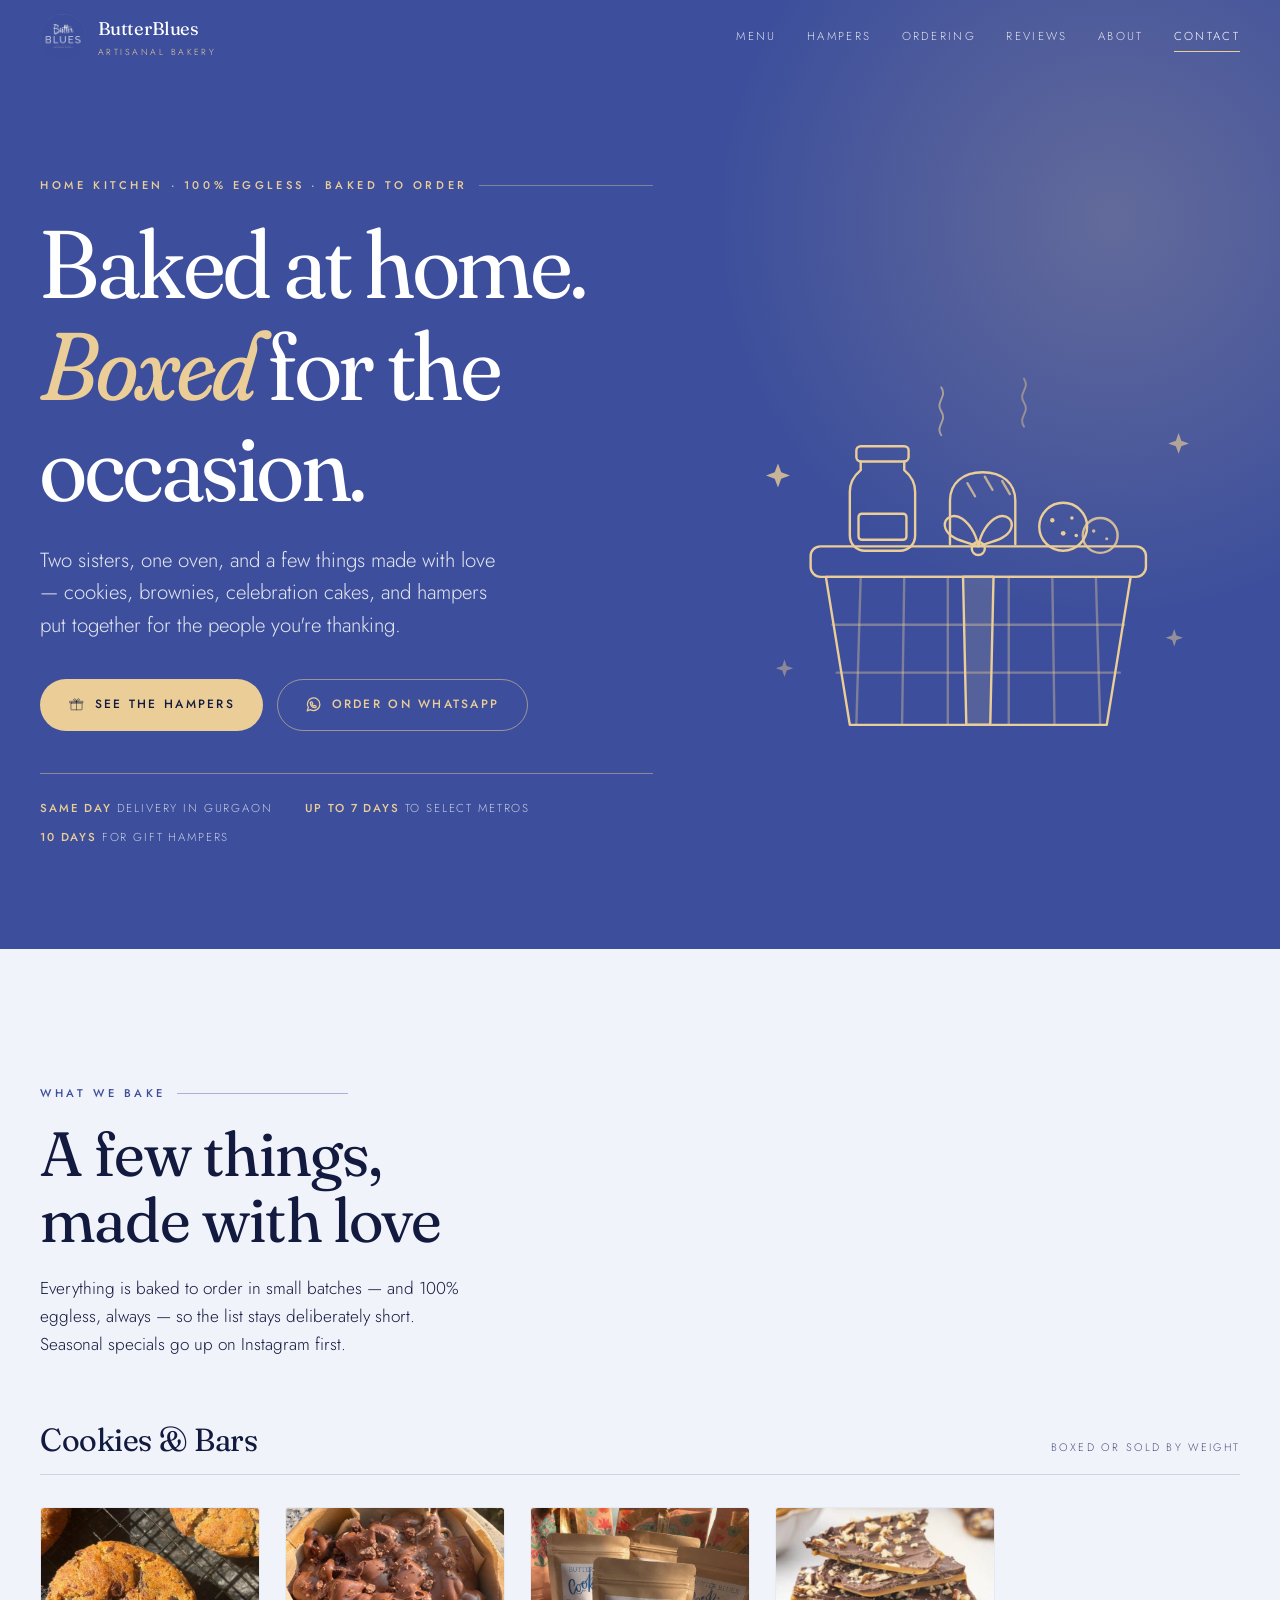
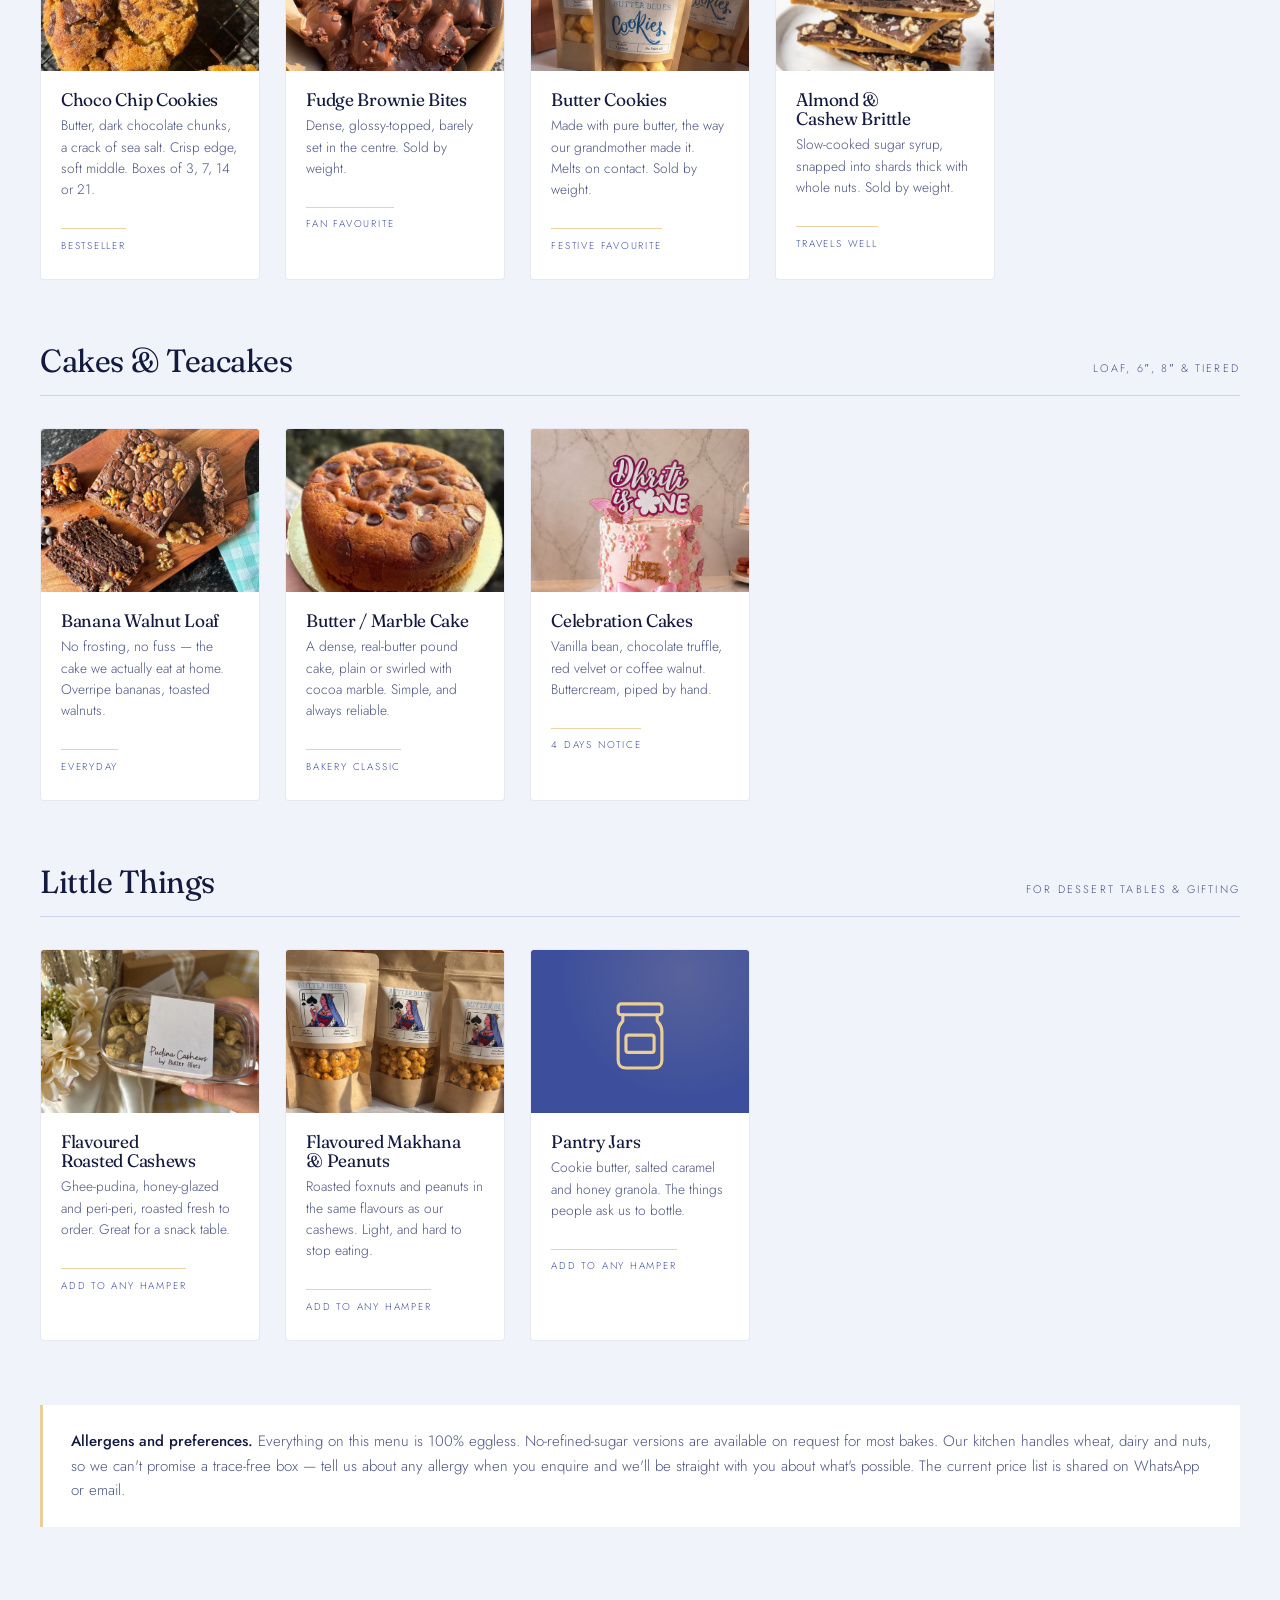
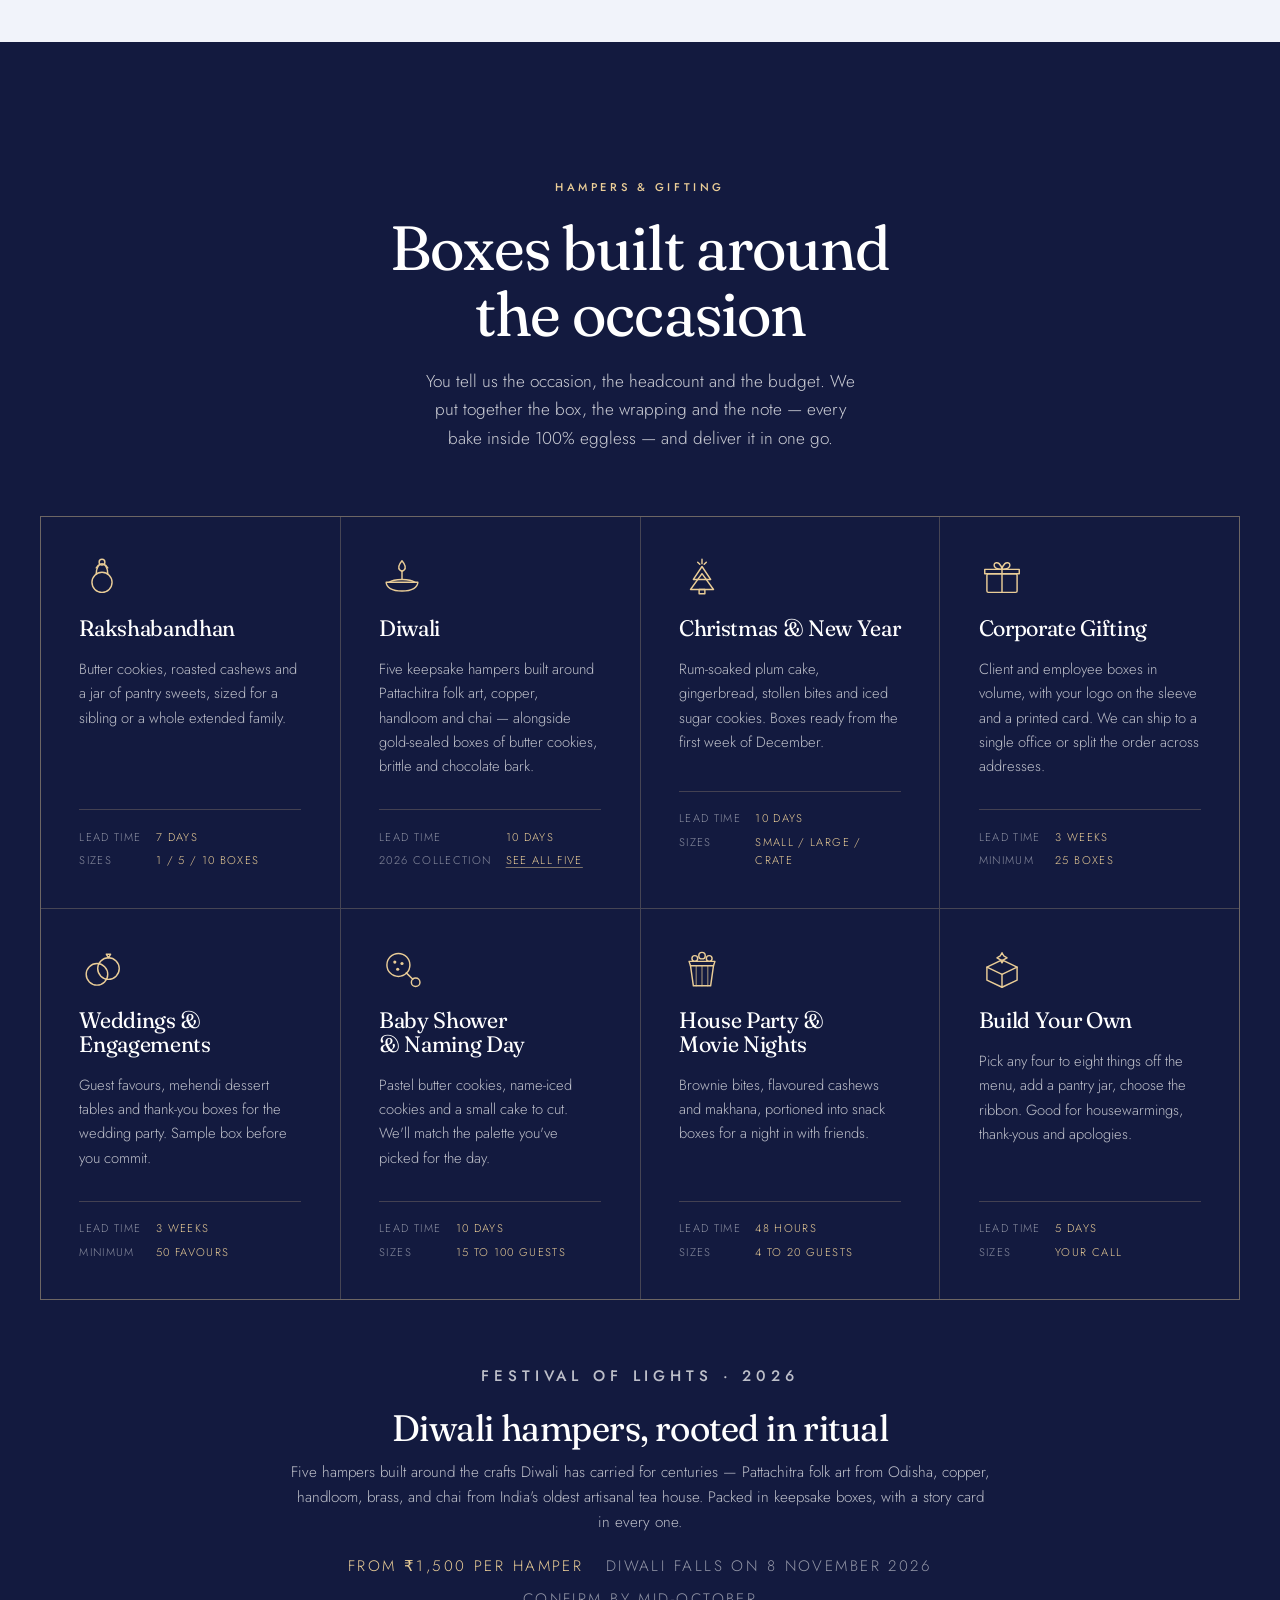
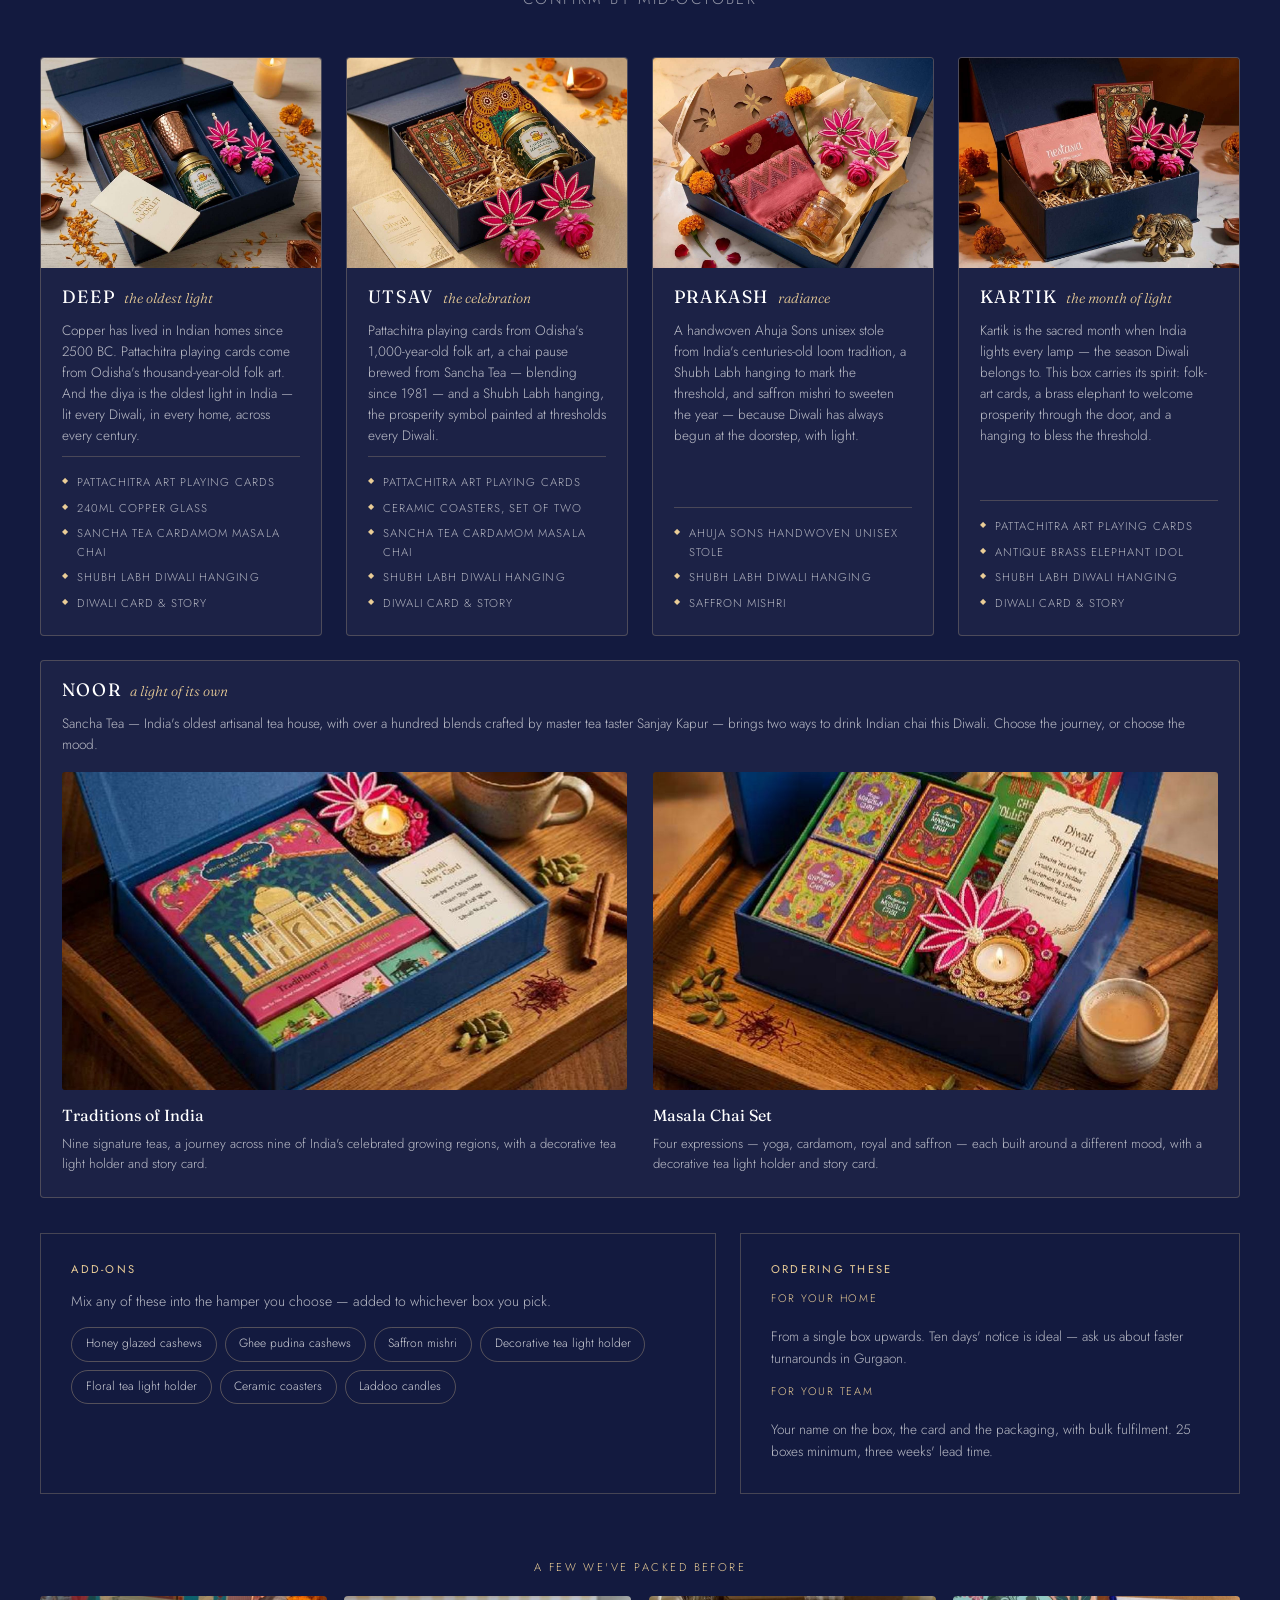
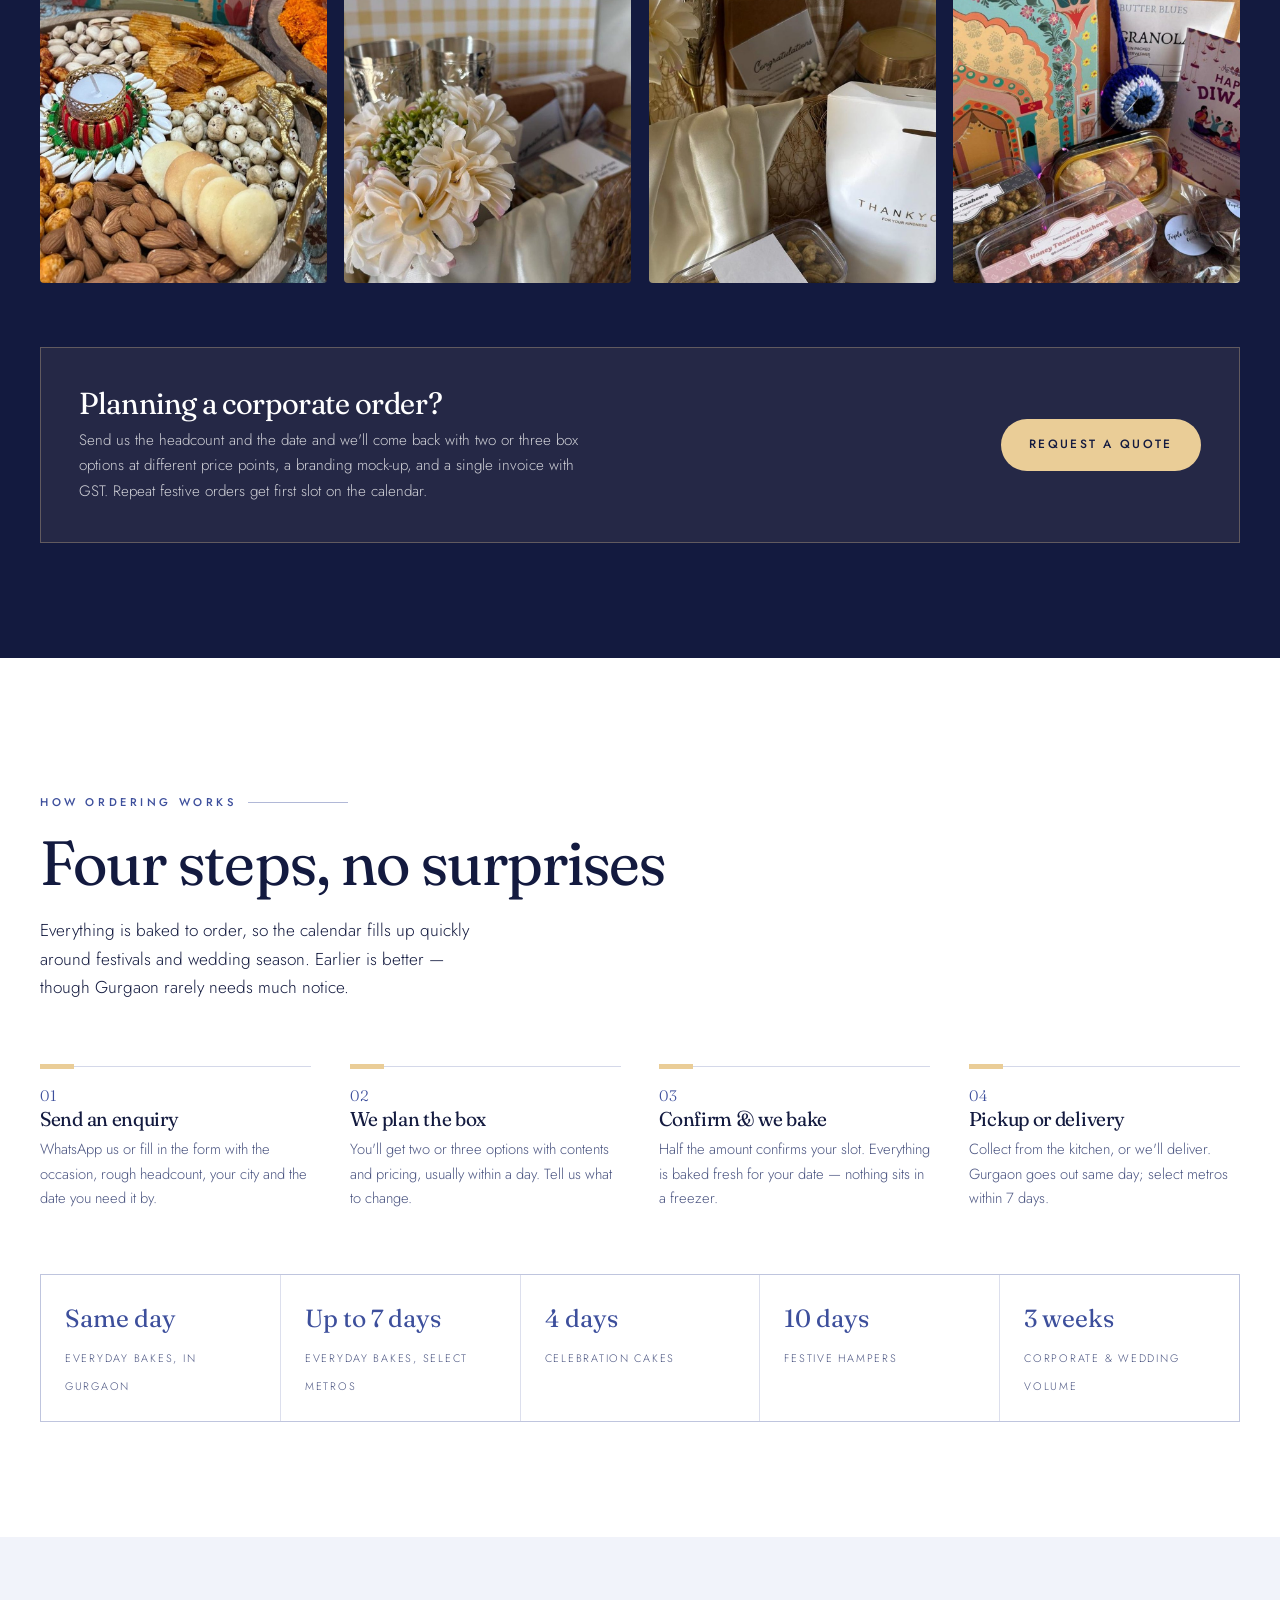
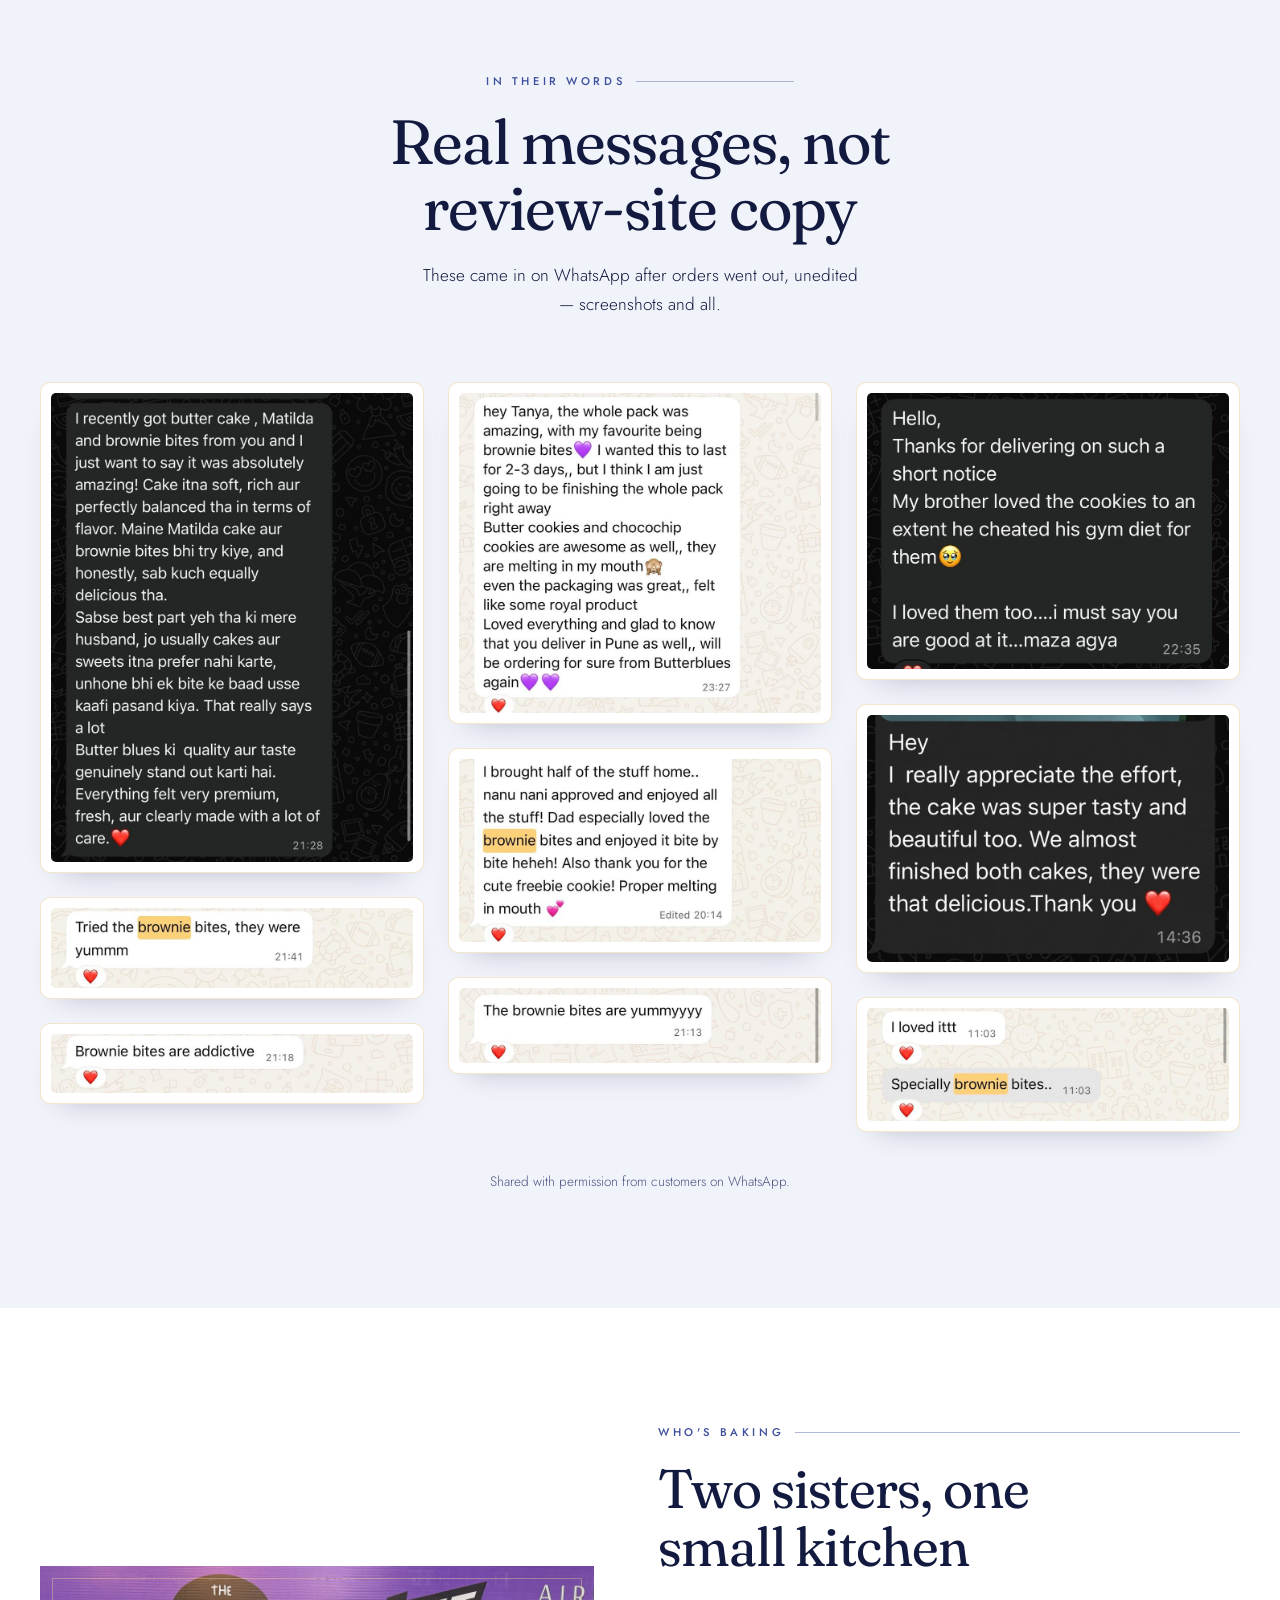
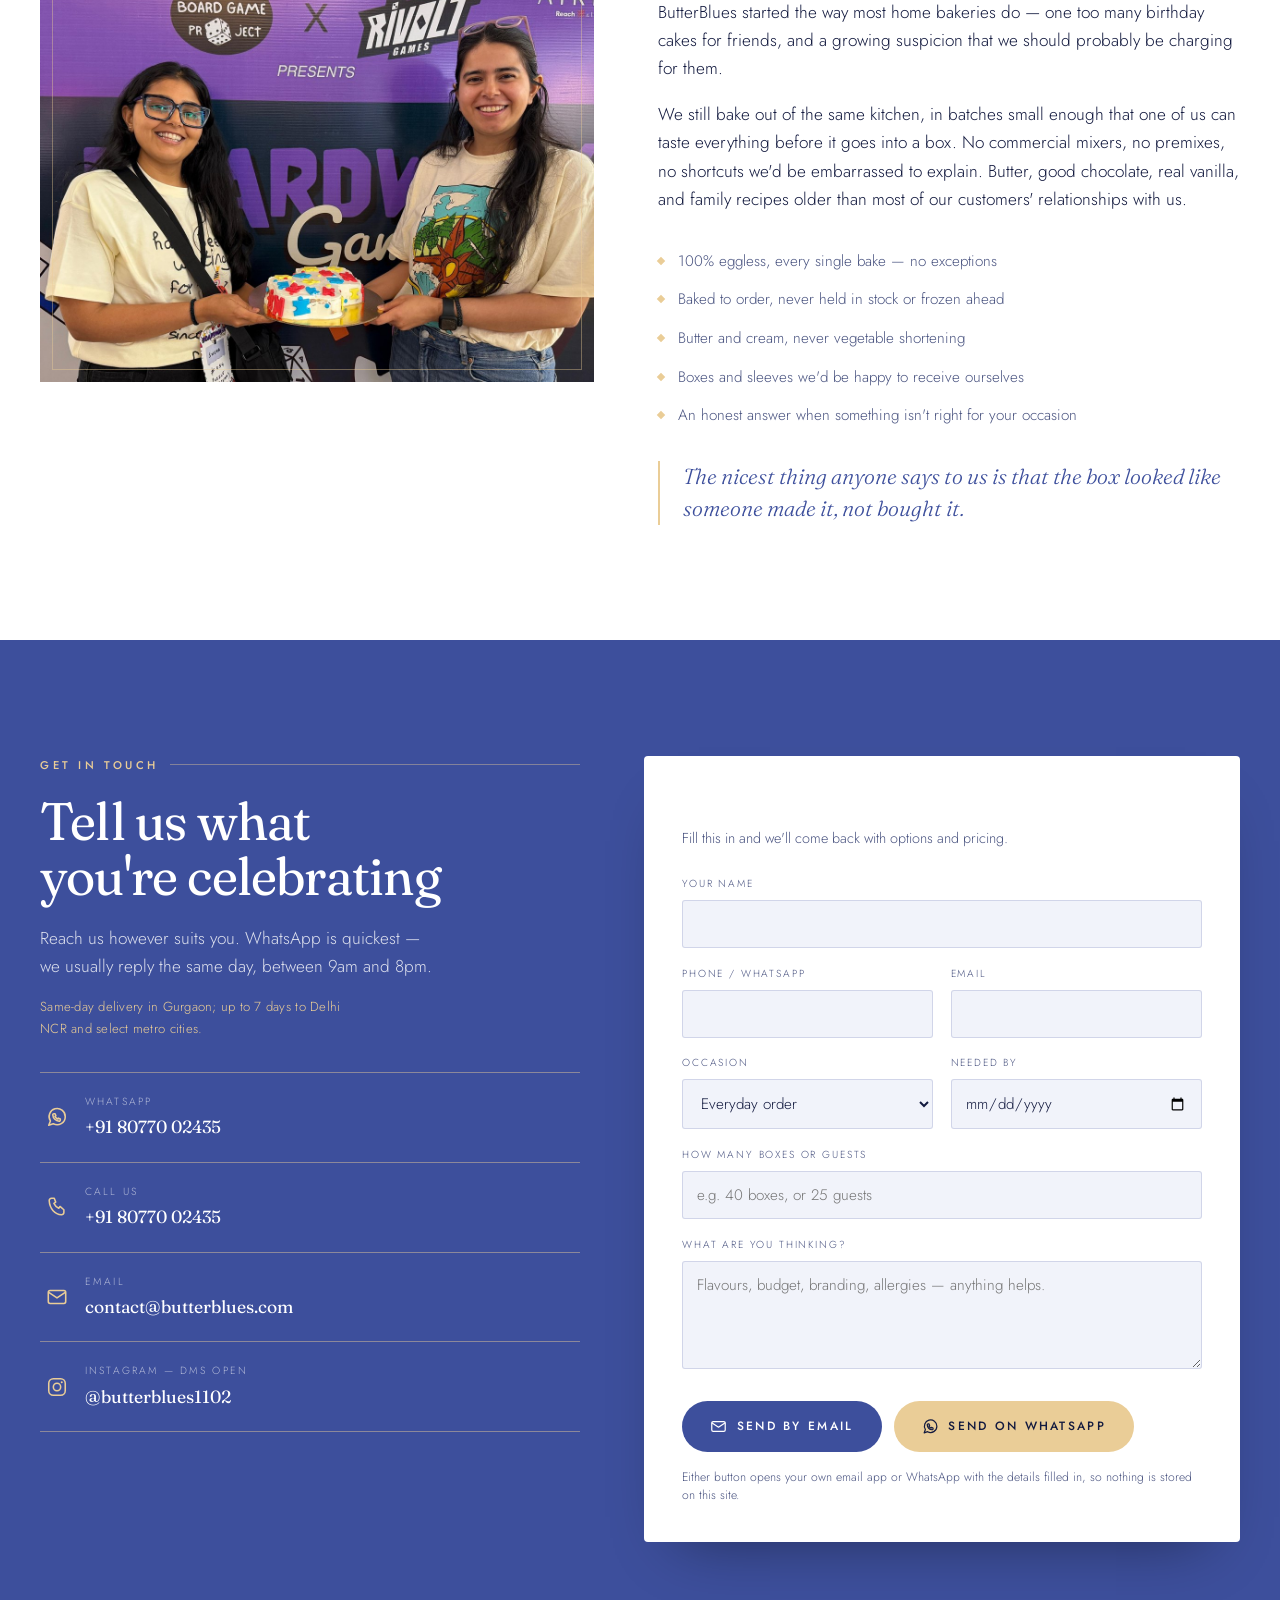
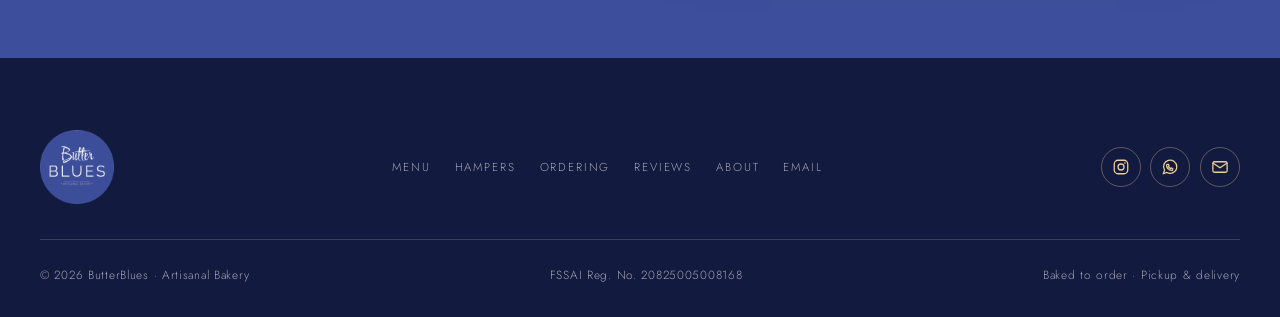
<file: index.html>
<!DOCTYPE html>
<html lang="en">
<head>
<meta charset="utf-8">
<meta name="viewport" content="width=device-width, initial-scale=1">

<!-- Google tag (gtag.js) -->
<script async src="https://www.googletagmanager.com/gtag/js?id=G-ZB57MJQET0"></script>
<script>
  window.dataLayer = window.dataLayer || [];
  function gtag(){dataLayer.push(arguments);}
  gtag('js', new Date());
  gtag('config', 'G-ZB57MJQET0');
</script>

<title>ButterBlues — Artisanal Home Bakery &amp; Gift Hampers</title>
<meta name="description" content="100% eggless home bakery in Gurgaon &amp; Delhi NCR. Cookies, cakes &amp; brownies, plus curated hampers for Diwali, weddings, corporate gifting &amp; more.">
<link rel="canonical" href="https://butterblues.com/">

<meta property="og:type" content="website">
<meta property="og:site_name" content="ButterBlues">
<meta property="og:title" content="ButterBlues — Artisanal Home Bakery &amp; Gift Hampers">
<meta property="og:description" content="100% eggless, small-batch bakes from a home kitchen, and hampers built for the occasion.">
<meta property="og:url" content="https://butterblues.com/">
<meta property="og:image" content="https://butterblues.com/assets/img/og-share.jpg">
<meta property="og:image:width" content="1200">
<meta property="og:image:height" content="630">
<meta property="og:image:alt" content="ButterBlues — 100% eggless home bakery and gift hampers">
<meta name="twitter:card" content="summary_large_image">
<meta name="twitter:title" content="ButterBlues — Artisanal Home Bakery &amp; Gift Hampers">
<meta name="twitter:description" content="100% eggless, small-batch bakes from a home kitchen, and hampers built for the occasion.">
<meta name="twitter:image" content="https://butterblues.com/assets/img/og-share.jpg">
<meta name="theme-color" content="#3d4f9c">

<link rel="icon" href="assets/img/favicon.ico" sizes="any">
<link rel="icon" href="assets/img/icon-192.png" type="image/png">
<link rel="apple-touch-icon" href="assets/img/icon-180.png">

<link rel="preconnect" href="https://fonts.googleapis.com">
<link rel="preconnect" href="https://fonts.gstatic.com" crossorigin>
<link href="https://fonts.googleapis.com/css2?family=Fraunces:ital,opsz,wght,SOFT,WONK@0,9..144,300..700,0..100,0..1;1,9..144,300..700,0..100,0..1&family=Jost:wght@300;400;500&display=swap" rel="stylesheet">
<link rel="stylesheet" href="assets/css/styles.css">

<script type="application/ld+json">
{
  "@context": "https://schema.org",
  "@type": "Bakery",
  "name": "ButterBlues",
  "description": "Home bakery and curated gift hampers, run by two sisters. Everything is baked 100% eggless.",
  "url": "https://butterblues.com/",
  "logo": "https://butterblues.com/assets/img/logo-mark.png",
  "email": "contact@butterblues.com",
  "telephone": "+91-8077002435",
  "priceRange": "$$",
  "servesCuisine": "Bakery",
  "areaServed": ["Gurgaon", "Delhi NCR", "select metro cities in India"],
  "address": {
    "@type": "PostalAddress",
    "addressLocality": "Gurgaon",
    "addressRegion": "Haryana",
    "addressCountry": "IN"
  },
  "sameAs": ["https://instagram.com/butterblues1102"],
  "makesOffer": [
    { "@type": "Offer", "itemOffered": { "@type": "Product", "name": "Small-batch cookies and brownies" } },
    { "@type": "Offer", "itemOffered": { "@type": "Product", "name": "Celebration cakes and teacakes" } },
    { "@type": "Offer", "itemOffered": { "@type": "Product", "name": "Almond and cashew brittle" } },
    { "@type": "Offer", "itemOffered": { "@type": "Product", "name": "Festive and corporate gift hampers" } }
  ]
}
</script>
</head>
<body>

<a class="skip" href="#main">Skip to content</a>

<!-- ==========================================================================
     ICON SPRITE — gold line drawings stand in for photography.
     To use a real photo instead, replace the <svg> inside a .tile-shot with
     <img src="assets/img/your-photo.jpg" alt="Description of the bake">
     ========================================================================== -->
<svg width="0" height="0" style="position:absolute" aria-hidden="true" focusable="false">
  <symbol id="ico-jar" viewBox="0 0 64 64" fill="none" stroke="currentColor" stroke-width="2" stroke-linecap="round" stroke-linejoin="round">
    <rect x="18" y="14" width="28" height="7" rx="2"/>
    <path d="M21 21v4c-2 2-3 4-3 7v18c0 3 2 5 5 5h18c3 0 5-2 5-5V32c0-3-1-5-3-7v-4"/>
    <rect x="23" y="34" width="18" height="11" rx="1.5"/>
  </symbol>
  <symbol id="ico-pine" viewBox="0 0 64 64" fill="none" stroke="currentColor" stroke-width="2" stroke-linecap="round" stroke-linejoin="round">
    <path d="M32 16L20 34h24z"/>
    <path d="M32 26L16 48h32z"/>
    <path d="M28 48h8v6h-8z"/>
    <path d="M32 6v6M26 10l3 3M38 10l-3 3"/>
  </symbol>
  <symbol id="ico-giftbox" viewBox="0 0 64 64" fill="none" stroke="currentColor" stroke-width="2" stroke-linecap="round" stroke-linejoin="round">
    <rect x="11" y="26" width="42" height="26" rx="2"/>
    <path d="M8 20h48v6H8z"/>
    <path d="M32 20v32"/>
    <path d="M32 20c-6 0-11-2-11-6s5-4 7-2 4 5 4 8zM32 20c6 0 11-2 11-6s-5-4-7-2-4 5-4 8z"/>
  </symbol>
  <symbol id="ico-rattle" viewBox="0 0 64 64" fill="none" stroke="currentColor" stroke-width="2" stroke-linecap="round" stroke-linejoin="round">
    <circle cx="27" cy="25" r="16"/>
    <path d="M38 36l9 9"/>
    <circle cx="51" cy="49" r="6"/>
    <circle cx="22" cy="21" r="2.2" fill="currentColor" stroke="none"/>
    <circle cx="32" cy="23" r="2.2" fill="currentColor" stroke="none"/>
    <circle cx="26" cy="31" r="2.2" fill="currentColor" stroke="none"/>
  </symbol>
  <symbol id="ico-diya" viewBox="0 0 64 64" fill="none" stroke="currentColor" stroke-width="2" stroke-linecap="round" stroke-linejoin="round">
    <path d="M10 38h44c0 7-8 12-22 12S10 45 10 38z"/>
    <path d="M14 38c4-3 10-4 18-4s14 1 18 4"/>
    <path d="M32 34V22"/>
    <path d="M32 8c5 6 6 10 3 13-2 2-4 2-6 0-3-3-2-7 3-13z"/>
  </symbol>
  <symbol id="ico-rings" viewBox="0 0 64 64" fill="none" stroke="currentColor" stroke-width="2" stroke-linecap="round" stroke-linejoin="round">
    <circle cx="25" cy="38" r="15"/>
    <circle cx="41" cy="30" r="15"/>
    <path d="M41 15l-3-5h6z"/>
  </symbol>
  <symbol id="ico-custom" viewBox="0 0 64 64" fill="none" stroke="currentColor" stroke-width="2" stroke-linecap="round" stroke-linejoin="round">
    <path d="M11 28l21-10 21 10-21 10z"/>
    <path d="M11 28v18l21 10V38"/>
    <path d="M53 28v18L32 56"/>
    <path d="M32 8l2.5 4.5L39 15l-4.5 2.5L32 22l-2.5-4.5L25 15l4.5-2.5z"/>
  </symbol>
  <symbol id="ico-rakhi" viewBox="0 0 64 64" fill="none" stroke="currentColor" stroke-width="2" stroke-linecap="round" stroke-linejoin="round">
    <circle cx="32" cy="38" r="14"/>
    <path d="M24 26c0-8 4-14 8-14s8 6 8 14"/>
    <circle cx="32" cy="10" r="4"/>
    <path d="M27 14l-3 4M37 14l3 4"/>
  </symbol>
  <symbol id="ico-popcorn" viewBox="0 0 64 64" fill="none" stroke="currentColor" stroke-width="2" stroke-linecap="round" stroke-linejoin="round">
    <path d="M16 26h32l-4 28H20z"/>
    <path d="M16 26l-2-6h36l-2 6"/>
    <path d="M24 26v28M32 26v28M40 26v28" opacity=".5"/>
    <circle cx="22" cy="16" r="4"/>
    <circle cx="32" cy="12" r="4.5"/>
    <circle cx="42" cy="16" r="4"/>
  </symbol>
  <symbol id="ico-mail" viewBox="0 0 24 24" fill="none" stroke="currentColor" stroke-width="1.7" stroke-linecap="round" stroke-linejoin="round">
    <rect x="2.5" y="5" width="19" height="14" rx="2"/>
    <path d="M3 7l9 6 9-6"/>
  </symbol>
  <symbol id="ico-phone" viewBox="0 0 24 24" fill="none" stroke="currentColor" stroke-width="1.7" stroke-linecap="round" stroke-linejoin="round">
    <path d="M6 2.5h3l1.6 4.2-2 1.4a11 11 0 005.3 5.3l1.4-2L19.5 15v3a2.5 2.5 0 01-2.7 2.5C9.9 20 4 14.1 3.5 5.2A2.5 2.5 0 016 2.5z"/>
  </symbol>
  <symbol id="ico-wa" viewBox="0 0 24 24" fill="none" stroke="currentColor" stroke-width="1.7" stroke-linecap="round" stroke-linejoin="round">
    <path d="M21 11.6a8.8 8.8 0 01-13.1 7.7L3 21l1.8-4.7A8.8 8.8 0 1121 11.6z"/>
    <path d="M8.6 8.4h1.3l.9 2.2-1 .7a5.6 5.6 0 002.9 2.9l.7-1 2.2.9v1.3a1.2 1.2 0 01-1.3 1.2 7.6 7.6 0 01-6.9-6.9 1.2 1.2 0 011.2-1.3z"/>
  </symbol>
  <symbol id="ico-ig" viewBox="0 0 24 24" fill="none" stroke="currentColor" stroke-width="1.7" stroke-linecap="round" stroke-linejoin="round">
    <rect x="3" y="3" width="18" height="18" rx="5"/>
    <circle cx="12" cy="12" r="4"/>
    <circle cx="17.2" cy="6.8" r="1.1" fill="currentColor" stroke="none"/>
  </symbol>
</svg>

<!-- ========================= HEADER ========================= -->
<header class="masthead" id="masthead">
  <a class="brand" href="#top">
    <img src="assets/img/logo-mark.png" alt="ButterBlues" width="46" height="46">
    <span>
      <b>ButterBlues</b>
      <i>Artisanal Bakery</i>
    </span>
  </a>

  <nav class="nav" id="nav" aria-label="Sections">
    <a href="#menu">Menu</a>
    <a href="#hampers">Hampers</a>
    <a href="#ordering">Ordering</a>
    <a href="#reviews">Reviews</a>
    <a href="#about">About</a>
    <a href="#contact">Contact</a>
  </nav>

  <button class="nav-toggle" id="navToggle" aria-expanded="false" aria-controls="nav">
    <span></span>
    <span class="sr-only">Menu</span>
  </button>
</header>

<main id="main">

<!-- ========================= HERO ========================= -->
<section class="hero" id="top">
  <div class="shell hero-grid">
    <div class="hero-copy">
      <p class="eyebrow">Home kitchen · 100% eggless · Baked to order</p>
      <h1>Baked at home.<br><em>Boxed</em> for the occasion.</h1>
      <p class="lede">Two sisters, one oven, and a few things made with love — cookies, brownies, celebration cakes, and hampers put together for the people you're thanking.</p>

      <div class="hero-actions">
        <a class="btn btn--gold" href="#hampers" data-track="cta_click" data-label="see_hampers">
          <svg aria-hidden="true"><use href="#ico-giftbox"></use></svg>
          See the hampers
        </a>
        <a class="btn btn--outline" id="heroWa" data-loc="hero" href="https://wa.me/918077002435" target="_blank" rel="noopener">
          <svg aria-hidden="true"><use href="#ico-wa"></use></svg>
          Order on WhatsApp
        </a>
      </div>

      <p class="hero-meta">
        <span><b>Same day</b> delivery in Gurgaon</span>
        <span><b>Up to 7 days</b> to select metros</span>
        <span><b>10 days</b> for gift hampers</span>
      </p>
    </div>

    <!-- SIGNATURE ILLUSTRATION -->
    <div class="hero-art" aria-hidden="true">
      <svg viewBox="0 0 480 440" fill="none" stroke="#eacd97" stroke-width="2.2" stroke-linecap="round" stroke-linejoin="round">
        <!-- aroma -->
        <path d="M206 150c-6-9 6-13 0-22s6-13 0-22" opacity=".6" stroke-width="1.8"/>
        <path d="M282 142c-6-9 6-13 0-22s6-13 0-22" opacity=".45" stroke-width="1.8"/>
        <!-- pantry jar -->
        <rect x="128" y="160" width="48" height="14" rx="4"/>
        <path d="M132 174v8c-6 5-10 12-10 20v40c0 8 6 14 14 14h32c8 0 14-6 14-14v-40c0-8-4-15-10-20v-8"/>
        <rect x="130" y="222" width="44" height="24" rx="3"/>
        <!-- loaf cake -->
        <path d="M214 250v-40c0-16 12-26 30-26s30 10 30 26v40"/>
        <path d="M230 194l7 12M246 188l7 12M262 192l7 12" opacity=".75"/>
        <!-- cookie stack -->
        <circle cx="352" cy="242" r="16" opacity=".85"/>
        <circle cx="346" cy="238" r="1.6" fill="#eacd97" stroke="none" opacity=".85"/>
        <circle cx="358" cy="245" r="1.4" fill="#eacd97" stroke="none" opacity=".85"/>
        <circle cx="318" cy="234" r="22"/>
        <circle cx="308" cy="228" r="2" fill="#eacd97" stroke="none"/>
        <circle cx="326" cy="226" r="1.6" fill="#eacd97" stroke="none"/>
        <circle cx="318" cy="240" r="2.2" fill="#eacd97" stroke="none"/>
        <circle cx="330" cy="242" r="1.6" fill="#eacd97" stroke="none"/>
        <!-- basket rim -->
        <rect x="86" y="252" width="308" height="28" rx="9"/>
        <!-- basket body -->
        <path d="M100 280h280l-22 136H122z"/>
        <!-- weave -->
        <path d="M132 280l-4 136M172 280l-2 136M212 280v136M268 280v136M308 280l2 136M348 280l4 136" opacity=".38"/>
        <path d="M106 324h268M110 368h260" opacity=".38"/>
        <!-- ribbon -->
        <path d="M226 280h28l-3 136h-22z" fill="#eacd97" fill-opacity=".14"/>
        <path d="M226 280h28M251 416h-22" opacity=".9"/>
        <!-- bow -->
        <path d="M240 252c-10-4-26-6-30-16-3-8 4-14 12-11 9 4 16 15 18 27zM240 252c10-4 26-6 30-16 3-8-4-14-12-11-9 4-16 15-18 27z"/>
        <circle cx="240" cy="254" r="6"/>
        <!-- sparkles -->
        <path d="M56 176l3 8 8 3-8 3-3 8-3-8-8-3 8-3z" fill="#eacd97" stroke="none" opacity=".8"/>
        <path d="M424 148l2.5 7 7 2.5-7 2.5-2.5 7-2.5-7-7-2.5 7-2.5z" fill="#eacd97" stroke="none" opacity=".65"/>
        <path d="M420 328l2 6 6 2-6 2-2 6-2-6-6-2 6-2z" fill="#eacd97" stroke="none" opacity=".5"/>
        <path d="M62 356l2 6 6 2-6 2-2 6-2-6-6-2 6-2z" fill="#eacd97" stroke="none" opacity=".45"/>
      </svg>
    </div>
  </div>
</section>

<!-- ========================= MENU ========================= -->
<section class="band band--porcelain" id="menu">
  <div class="shell">
    <div class="band-head reveal">
      <p class="eyebrow eyebrow--ink">What we bake</p>
      <h2>A few things, made with love</h2>
      <p>Everything is baked to order in small batches — and 100% eggless, always — so the list stays deliberately short. Seasonal specials go up on Instagram first.</p>
    </div>

    <!-- ---------- Cookies & bars ---------- -->
    <div class="cat reveal">
      <div class="cat-head">
        <h3>Cookies &amp; Bars</h3>
        <span>Boxed or sold by weight</span>
      </div>
      <div class="tiles">
        <article class="tile">
          <div class="tile-shot"><img src="assets/img/photos/choco-chip-cookies.jpg" alt="Choco chip cookies cooling on a rack, chocolate chunks visible" loading="lazy" width="1200" height="900"></div>
          <div class="tile-body">
            <h4>Choco Chip Cookies</h4>
            <p>Butter, dark chocolate chunks, a crack of sea salt. Crisp edge, soft middle. Boxes of 3, 7, 14 or 21.</p>
            <span class="tile-tag">Bestseller</span>
          </div>
        </article>
        <article class="tile">
          <div class="tile-shot"><img src="assets/img/photos/brownie-bites.jpg" alt="Fudge brownie bites topped with melted chocolate and toffee crunch" loading="lazy" width="1152" height="864"></div>
          <div class="tile-body">
            <h4>Fudge Brownie Bites</h4>
            <p>Dense, glossy-topped, barely set in the centre. Sold by weight.</p>
            <span class="tile-tag">Fan Favourite</span>
          </div>
        </article>
        <article class="tile">
          <div class="tile-shot"><img src="assets/img/photos/butter-cookies.jpg" alt="Packets of Butter Blues butter cookies with a bakery label" loading="lazy" width="1200" height="899"></div>
          <div class="tile-body">
            <h4>Butter Cookies</h4>
            <p>Made with pure butter, the way our grandmother made it. Melts on contact. Sold by weight.</p>
            <span class="tile-tag">Festive Favourite</span>
          </div>
        </article>
        <article class="tile">
          <div class="tile-shot"><img src="assets/img/photos/almond-cashew-brittle.jpg" alt="Stacked pieces of almond and cashew brittle with chopped nuts" loading="lazy" width="1200" height="899"></div>
          <div class="tile-body">
            <h4>Almond &amp; Cashew Brittle</h4>
            <p>Slow-cooked sugar syrup, snapped into shards thick with whole nuts. Sold by weight.</p>
            <span class="tile-tag">Travels Well</span>
          </div>
        </article>
      </div>
    </div>

    <!-- ---------- Cakes ---------- -->
    <div class="cat reveal">
      <div class="cat-head">
        <h3>Cakes &amp; Teacakes</h3>
        <span>Loaf, 6&Prime;, 8&Prime; &amp; tiered</span>
      </div>
      <div class="tiles">
        <article class="tile">
          <div class="tile-shot"><img src="assets/img/photos/banana-walnut-loaf.jpg" alt="Sliced walnut loaf cake with chocolate chips, cut into pieces" loading="lazy" width="1200" height="900"></div>
          <div class="tile-body">
            <h4>Banana Walnut Loaf</h4>
            <p>No frosting, no fuss — the cake we actually eat at home. Overripe bananas, toasted walnuts.</p>
            <span class="tile-tag">Everyday</span>
          </div>
        </article>
        <article class="tile">
          <div class="tile-shot"><img src="assets/img/photos/butter-marble-cake.jpg" alt="Round butter cake studded with chocolate chips, held in hand" loading="lazy" width="900" height="675"></div>
          <div class="tile-body">
            <h4>Butter / Marble Cake</h4>
            <p>A dense, real-butter pound cake, plain or swirled with cocoa marble. Simple, and always reliable.</p>
            <span class="tile-tag">Bakery Classic</span>
          </div>
        </article>
        <article class="tile">
          <div class="tile-shot"><img src="assets/img/photos/celebration-cake.jpg" alt="Pink and white first-birthday cake with a name topper, flowers and butterflies" loading="lazy" width="1200" height="899"></div>
          <div class="tile-body">
            <h4>Celebration Cakes</h4>
            <p>Vanilla bean, chocolate truffle, red velvet or coffee walnut. Buttercream, piped by hand.</p>
            <span class="tile-tag">4 Days Notice</span>
          </div>
        </article>
      </div>
    </div>

    <!-- ---------- Little things ---------- -->
    <div class="cat reveal">
      <div class="cat-head">
        <h3>Little Things</h3>
        <span>For dessert tables &amp; gifting</span>
      </div>
      <div class="tiles">
        <article class="tile">
          <div class="tile-shot"><img src="assets/img/photos/roasted-cashews.jpg" alt="A container of pudina roasted cashews by ButterBlues" loading="lazy" width="1200" height="900"></div>
          <div class="tile-body">
            <h4>Flavoured Roasted Cashews</h4>
            <p>Ghee-pudina, honey-glazed and peri-peri, roasted fresh to order. Great for a snack table.</p>
            <span class="tile-tag">Add to Any Hamper</span>
          </div>
        </article>
        <article class="tile">
          <div class="tile-shot"><img src="assets/img/photos/makhana-peanuts.jpg" alt="Bags of Butter Blues piri piri and ghee roasted makhana" loading="lazy" width="1200" height="899"></div>
          <div class="tile-body">
            <h4>Flavoured Makhana &amp; Peanuts</h4>
            <p>Roasted foxnuts and peanuts in the same flavours as our cashews. Light, and hard to stop eating.</p>
            <span class="tile-tag">Add to Any Hamper</span>
          </div>
        </article>
        <article class="tile">
          <div class="tile-shot"><svg aria-hidden="true"><use href="#ico-jar"></use></svg></div>
          <div class="tile-body">
            <h4>Pantry Jars</h4>
            <p>Cookie butter, salted caramel and honey granola. The things people ask us to bottle.</p>
            <span class="tile-tag">Add to Any Hamper</span>
          </div>
        </article>
      </div>
    </div>

    <p class="menu-note reveal">
      <b>Allergens and preferences.</b> Everything on this menu is 100% eggless. No-refined-sugar versions
      are available on request for most bakes. Our kitchen handles wheat, dairy and nuts, so we can't promise
      a trace-free box — tell us about any allergy when you enquire and we'll be straight with you about
      what's possible. The current price list is shared on WhatsApp or email.
    </p>
  </div>
</section>

<!-- ========================= HAMPERS ========================= -->
<section class="band band--midnight" id="hampers">
  <div class="shell">
    <div class="band-head band-head--center reveal">
      <p class="eyebrow eyebrow--center">Hampers &amp; gifting</p>
      <h2>Boxes built around the occasion</h2>
      <p>You tell us the occasion, the headcount and the budget. We put together the box, the wrapping and the note — every bake inside 100% eggless — and deliver it in one go.</p>
    </div>

    <div class="hampers reveal">
      <article class="hamper">
        <svg aria-hidden="true"><use href="#ico-rakhi"></use></svg>
        <h3>Rakshabandhan</h3>
        <p>Butter cookies, roasted cashews and a jar of pantry sweets, sized for a sibling or a whole extended family.</p>
        <dl>
          <dt>Lead time</dt><dd>7 days</dd>
          <dt>Sizes</dt><dd>1 / 5 / 10 boxes</dd>
        </dl>
      </article>

      <article class="hamper">
        <svg aria-hidden="true"><use href="#ico-diya"></use></svg>
        <h3>Diwali</h3>
        <p>Five keepsake hampers built around Pattachitra folk art, copper, handloom and chai — alongside gold-sealed boxes of butter cookies, brittle and chocolate bark.</p>
        <dl>
          <dt>Lead time</dt><dd>10 days</dd>
          <dt>2026 collection</dt><dd><a href="#diwali-2026">See all five</a></dd>
        </dl>
      </article>

      <article class="hamper">
        <svg aria-hidden="true"><use href="#ico-pine"></use></svg>
        <h3>Christmas &amp; New Year</h3>
        <p>Rum-soaked plum cake, gingerbread, stollen bites and iced sugar cookies. Boxes ready from the first week of December.</p>
        <dl>
          <dt>Lead time</dt><dd>10 days</dd>
          <dt>Sizes</dt><dd>Small / large / crate</dd>
        </dl>
      </article>

      <article class="hamper">
        <svg aria-hidden="true"><use href="#ico-giftbox"></use></svg>
        <h3>Corporate Gifting</h3>
        <p>Client and employee boxes in volume, with your logo on the sleeve and a printed card. We can ship to a single office or split the order across addresses.</p>
        <dl>
          <dt>Lead time</dt><dd>3 weeks</dd>
          <dt>Minimum</dt><dd>25 boxes</dd>
        </dl>
      </article>

      <article class="hamper">
        <svg aria-hidden="true"><use href="#ico-rings"></use></svg>
        <h3>Weddings &amp; Engagements</h3>
        <p>Guest favours, mehendi dessert tables and thank-you boxes for the wedding party. Sample box before you commit.</p>
        <dl>
          <dt>Lead time</dt><dd>3 weeks</dd>
          <dt>Minimum</dt><dd>50 favours</dd>
        </dl>
      </article>

      <article class="hamper">
        <svg aria-hidden="true"><use href="#ico-rattle"></use></svg>
        <h3>Baby Shower &amp; Naming Day</h3>
        <p>Pastel butter cookies, name-iced cookies and a small cake to cut. We'll match the palette you've picked for the day.</p>
        <dl>
          <dt>Lead time</dt><dd>10 days</dd>
          <dt>Sizes</dt><dd>15 to 100 guests</dd>
        </dl>
      </article>

      <article class="hamper">
        <svg aria-hidden="true"><use href="#ico-popcorn"></use></svg>
        <h3>House Party &amp; Movie Nights</h3>
        <p>Brownie bites, flavoured cashews and makhana, portioned into snack boxes for a night in with friends.</p>
        <dl>
          <dt>Lead time</dt><dd>48 hours</dd>
          <dt>Sizes</dt><dd>4 to 20 guests</dd>
        </dl>
      </article>

      <article class="hamper">
        <svg aria-hidden="true"><use href="#ico-custom"></use></svg>
        <h3>Build Your Own</h3>
        <p>Pick any four to eight things off the menu, add a pantry jar, choose the ribbon. Good for housewarmings, thank-yous and apologies.</p>
        <dl>
          <dt>Lead time</dt><dd>5 days</dd>
          <dt>Sizes</dt><dd>Your call</dd>
        </dl>
      </article>
    </div>

    <!-- ---------- Diwali 2026 collection ---------- -->
    <div class="diwali reveal" id="diwali-2026">
      <div class="diwali-head">
        <p class="eyebrow eyebrow--center">Festival of Lights · 2026</p>
        <h3>Diwali hampers, rooted in ritual</h3>
        <p>Five hampers built around the crafts Diwali has carried for centuries — Pattachitra folk art from Odisha, copper, handloom, brass, and chai from India's oldest artisanal tea house. Packed in keepsake boxes, with a story card in every one.</p>
        <p class="diwali-meta">
          <span>From &#8377;1,500 per hamper</span>
          <span>Diwali falls on 8 November 2026</span>
          <span>Confirm by mid-October</span>
        </p>
      </div>

      <div class="dcards">
        <article class="dcard">
          <div class="dcard-shot">
            <img src="assets/img/photos/diwali-deep.jpg" alt="Deep hamper — a navy keepsake box holding Pattachitra playing cards, a copper glass, masala chai and a floral Diwali hanging" loading="lazy" width="1086" height="992">
          </div>
          <div class="dcard-body">
            <div class="dcard-name"><h4>Deep</h4> <em>the oldest light</em></div>
            <p>Copper has lived in Indian homes since 2500 BC. Pattachitra playing cards come from Odisha's thousand-year-old folk art. And the diya is the oldest light in India — lit every Diwali, in every home, across every century.</p>
            <ul class="dcard-list">
              <li>Pattachitra art playing cards</li>
              <li>240ml copper glass</li>
              <li>Sancha Tea cardamom masala chai</li>
              <li>Shubh Labh Diwali hanging</li>
              <li>Diwali card &amp; story</li>
            </ul>
          </div>
        </article>

        <article class="dcard">
          <div class="dcard-shot">
            <img src="assets/img/photos/diwali-utsav.jpg" alt="Utsav hamper — a navy box with Pattachitra playing cards, ceramic coasters, masala chai and a floral Diwali hanging" loading="lazy" width="1086" height="992">
          </div>
          <div class="dcard-body">
            <div class="dcard-name"><h4>Utsav</h4> <em>the celebration</em></div>
            <p>Pattachitra playing cards from Odisha's 1,000-year-old folk art, a chai pause brewed from Sancha Tea — blending since 1981 — and a Shubh Labh hanging, the prosperity symbol painted at thresholds every Diwali.</p>
            <ul class="dcard-list">
              <li>Pattachitra art playing cards</li>
              <li>Ceramic coasters, set of two</li>
              <li>Sancha Tea cardamom masala chai</li>
              <li>Shubh Labh Diwali hanging</li>
              <li>Diwali card &amp; story</li>
            </ul>
          </div>
        </article>

        <article class="dcard">
          <div class="dcard-shot">
            <img src="assets/img/photos/diwali-prakash.jpg" alt="Prakash hamper — a handwoven stole, floral Diwali hanging and a jar of saffron mishri in a navy box" loading="lazy" width="1086" height="992">
          </div>
          <div class="dcard-body">
            <div class="dcard-name"><h4>Prakash</h4> <em>radiance</em></div>
            <p>A handwoven Ahuja Sons unisex stole from India's centuries-old loom tradition, a Shubh Labh hanging to mark the threshold, and saffron mishri to sweeten the year — because Diwali has always begun at the doorstep, with light.</p>
            <ul class="dcard-list">
              <li>Ahuja Sons handwoven unisex stole</li>
              <li>Shubh Labh Diwali hanging</li>
              <li>Saffron mishri</li>
            </ul>
          </div>
        </article>

        <article class="dcard">
          <div class="dcard-shot">
            <img src="assets/img/photos/diwali-kartik.jpg" alt="Kartik hamper — an antique brass elephant, Pattachitra playing cards and a floral Diwali hanging in a navy box" loading="lazy" width="1086" height="992">
          </div>
          <div class="dcard-body">
            <div class="dcard-name"><h4>Kartik</h4> <em>the month of light</em></div>
            <p>Kartik is the sacred month when India lights every lamp — the season Diwali belongs to. This box carries its spirit: folk-art cards, a brass elephant to welcome prosperity through the door, and a hanging to bless the threshold.</p>
            <ul class="dcard-list">
              <li>Pattachitra art playing cards</li>
              <li>Antique brass elephant idol</li>
              <li>Shubh Labh Diwali hanging</li>
              <li>Diwali card &amp; story</li>
            </ul>
          </div>
        </article>

        <article class="dcard dcard--wide">
          <div class="dcard-body">
            <div class="dcard-name"><h4>Noor</h4> <em>a light of its own</em></div>
            <p>Sancha Tea — India's oldest artisanal tea house, with over a hundred blends crafted by master tea taster Sanjay Kapur — brings two ways to drink Indian chai this Diwali. Choose the journey, or choose the mood.</p>
            <div class="dopts">
              <div class="dopt">
                <div class="dopt-shot">
                  <img src="assets/img/photos/diwali-noor-a.jpg" alt="Noor, Traditions of India — the nine-region tea collection in a keepsake box with a lit diya and a cup of chai" loading="lazy" width="1100" height="758">
                </div>
                <h5>Traditions of India</h5>
                <p>Nine signature teas, a journey across nine of India's celebrated growing regions, with a decorative tea light holder and story card.</p>
              </div>
              <div class="dopt">
                <div class="dopt-shot">
                  <img src="assets/img/photos/diwali-noor-b.jpg" alt="Noor, Masala Chai Set — four masala chai blends boxed with a story card, a lit diya and a cup of chai" loading="lazy" width="1100" height="759">
                </div>
                <h5>Masala Chai Set</h5>
                <p>Four expressions — yoga, cardamom, royal and saffron — each built around a different mood, with a decorative tea light holder and story card.</p>
              </div>
            </div>
          </div>
        </article>
      </div>

      <div class="diwali-extras">
        <div class="dextra">
          <h4>Add-ons</h4>
          <p>Mix any of these into the hamper you choose — added to whichever box you pick.</p>
          <ul class="chips">
            <li>Honey glazed cashews</li>
            <li>Ghee pudina cashews</li>
            <li>Saffron mishri</li>
            <li>Decorative tea light holder</li>
            <li>Floral tea light holder</li>
            <li>Ceramic coasters</li>
            <li>Laddoo candles</li>
          </ul>
        </div>
        <div class="dextra">
          <h4>Ordering these</h4>
          <dl>
            <dt>For your home</dt>
            <dd>From a single box upwards. Ten days' notice is ideal — ask us about faster turnarounds in Gurgaon.</dd>
            <dt>For your team</dt>
            <dd>Your name on the box, the card and the packaging, with bulk fulfilment. 25 boxes minimum, three weeks' lead time.</dd>
          </dl>
        </div>
      </div>
    </div>

    <div class="hamper-gallery reveal">
      <p class="gallery-label">A few we've packed before</p>
      <div class="gallery-grid">
        <img src="assets/img/photos/diwali-hamper.jpg" alt="A festive nut, snack and cookie platter packed for a past order" loading="lazy" width="1200" height="900">
        <img src="assets/img/photos/wedding-hamper.jpg" alt="A gift hamper with silver cups and florals packed for a past order" loading="lazy" width="1200" height="900">
        <img src="assets/img/photos/build-your-own-hamper.jpg" alt="A thank-you gift hamper with jars and ribbon packed for a past order" loading="lazy" width="1200" height="900">
        <img src="assets/img/photos/festive-hamper-spread.jpg" alt="A festive hamper spread with flavoured cashews, cookies and a Diwali card packed for a past order" loading="lazy" width="1200" height="900">
      </div>
    </div>

    <div class="corp reveal">
      <div>
        <h3>Planning a corporate order?</h3>
        <p>Send us the headcount and the date and we'll come back with two or three box options at different price points, a branding mock-up, and a single invoice with GST. Repeat festive orders get first slot on the calendar.</p>
      </div>
      <a class="btn btn--gold" href="#contact" data-track="cta_click" data-label="request_quote">Request a quote</a>
    </div>
  </div>
</section>

<!-- ========================= ORDERING ========================= -->
<section class="band band--paper" id="ordering">
  <div class="shell">
    <div class="band-head reveal">
      <p class="eyebrow eyebrow--ink">How ordering works</p>
      <h2>Four steps, no surprises</h2>
      <p>Everything is baked to order, so the calendar fills up quickly around festivals and wedding season. Earlier is better — though Gurgaon rarely needs much notice.</p>
    </div>

    <div class="steps reveal">
      <div class="step">
        <h4>Send an enquiry</h4>
        <p>WhatsApp us or fill in the form with the occasion, rough headcount, your city and the date you need it by.</p>
      </div>
      <div class="step">
        <h4>We plan the box</h4>
        <p>You'll get two or three options with contents and pricing, usually within a day. Tell us what to change.</p>
      </div>
      <div class="step">
        <h4>Confirm &amp; we bake</h4>
        <p>Half the amount confirms your slot. Everything is baked fresh for your date — nothing sits in a freezer.</p>
      </div>
      <div class="step">
        <h4>Pickup or delivery</h4>
        <p>Collect from the kitchen, or we'll deliver. Gurgaon goes out same day; select metros within 7 days.</p>
      </div>
    </div>

    <div class="leadtimes reveal">
      <div class="leadtime"><b>Same day</b><span>Everyday bakes, in Gurgaon</span></div>
      <div class="leadtime"><b>Up to 7 days</b><span>Everyday bakes, select metros</span></div>
      <div class="leadtime"><b>4 days</b><span>Celebration cakes</span></div>
      <div class="leadtime"><b>10 days</b><span>Festive hampers</span></div>
      <div class="leadtime"><b>3 weeks</b><span>Corporate &amp; wedding volume</span></div>
    </div>
  </div>
</section>

<!-- ========================= REVIEWS ========================= -->
<section class="band band--porcelain" id="reviews">
  <div class="shell">
    <div class="band-head band-head--center reveal">
      <p class="eyebrow eyebrow--ink">In their words</p>
      <h2>Real messages, not review-site copy</h2>
      <p>These came in on WhatsApp after orders went out, unedited — screenshots and all.</p>
    </div>

    <div class="reviews-grid reveal">
      <figure class="review-card"><img src="assets/img/reviews/review-6.jpg" alt="WhatsApp message: I recently got butter cake, Matilda and brownie bites and it was absolutely amazing, cake was soft and rich, even my husband who doesn't usually prefer sweets liked it after one bite, ButterBlues quality and taste genuinely stand out" loading="lazy" width="900" height="1167"></figure>
      <figure class="review-card"><img src="assets/img/reviews/review-4.jpg" alt="WhatsApp message: Tried the brownie bites, they were yummm" loading="lazy" width="900" height="197"></figure>
      <figure class="review-card"><img src="assets/img/reviews/review-2.jpg" alt="WhatsApp message: Brownie bites are addictive" loading="lazy" width="900" height="148"></figure>
      <figure class="review-card"><img src="assets/img/reviews/review-7.jpg" alt="WhatsApp message: the whole pack was amazing, with my favourite being brownie bites, butter cookies and choco chip cookies are awesome as well, they are melting in my mouth, even the packaging felt like a royal product, glad to know you deliver in Pune as well" loading="lazy" width="900" height="795"></figure>
      <figure class="review-card"><img src="assets/img/reviews/review-1.jpg" alt="WhatsApp message: I brought half of the stuff home, nanu nani approved and enjoyed all the stuff, dad especially loved the brownie bites and enjoyed it bite by bite, also thank you for the cute freebie cookie, proper melting in mouth" loading="lazy" width="900" height="456"></figure>
      <figure class="review-card"><img src="assets/img/reviews/review-3.jpg" alt="WhatsApp message: The brownie bites are yummyyyy" loading="lazy" width="900" height="187"></figure>
      <figure class="review-card"><img src="assets/img/reviews/review-9.jpg" alt="WhatsApp message: Hello, thanks for delivering on such short notice, my brother loved the cookies to an extent he cheated his gym diet for them, I loved them too, you are good at it, maza agya" loading="lazy" width="900" height="685"></figure>
      <figure class="review-card"><img src="assets/img/reviews/review-8.jpg" alt="WhatsApp message: Hey, I really appreciate the effort, the cake was super tasty and beautiful too, we almost finished both cakes, they were that delicious, thank you" loading="lazy" width="900" height="615"></figure>
      <figure class="review-card"><img src="assets/img/reviews/review-5.jpg" alt="WhatsApp messages: I loved ittt, specially brownie bites" loading="lazy" width="900" height="281"></figure>
    </div>

    <p class="reviews-note">Shared with permission from customers on WhatsApp.</p>
  </div>
</section>

<!-- ========================= ABOUT ========================= -->
<section class="band band--paper" id="about">
  <div class="shell about">
    <div class="about-art reveal">
      <img src="assets/img/photos/sisters.jpg" alt="The two sisters behind ButterBlues, smiling together" loading="lazy" width="1200" height="900">
    </div>

    <div class="about-copy reveal">
      <p class="eyebrow eyebrow--ink">Who's baking</p>
      <h2>Two sisters, one small kitchen</h2>
      <p>ButterBlues started the way most home bakeries do — one too many birthday cakes for friends, and a growing suspicion that we should probably be charging for them.</p>
      <p>We still bake out of the same kitchen, in batches small enough that one of us can taste everything before it goes into a box. No commercial mixers, no premixes, no shortcuts we'd be embarrassed to explain. Butter, good chocolate, real vanilla, and family recipes older than most of our customers' relationships with us.</p>

      <ul class="values">
        <li>100% eggless, every single bake — no exceptions</li>
        <li>Baked to order, never held in stock or frozen ahead</li>
        <li>Butter and cream, never vegetable shortening</li>
        <li>Boxes and sleeves we'd be happy to receive ourselves</li>
        <li>An honest answer when something isn't right for your occasion</li>
      </ul>

      <blockquote>The nicest thing anyone says to us is that the box looked like someone made it, not bought it.</blockquote>
    </div>
  </div>
</section>

<!-- ========================= CONTACT ========================= -->
<section class="band band--cobalt" id="contact">
  <div class="shell contact">
    <div class="reveal">
      <p class="eyebrow">Get in touch</p>
      <h2 class="contact-title">Tell us what you're celebrating</h2>
      <p class="contact-lede">Reach us however suits you. WhatsApp is quickest — we usually reply the same day, between 9am and 8pm.</p>
      <p class="contact-note">Same-day delivery in Gurgaon; up to 7 days to Delhi NCR and select metro cities.</p>

      <ul class="channels" data-loc="contact_section">
        <li>
          <a href="https://wa.me/918077002435?text=Hi%20ButterBlues!%20I%27d%20like%20to%20place%20an%20order." target="_blank" rel="noopener">
            <svg aria-hidden="true"><use href="#ico-wa"></use></svg>
            <div>
              <span>WhatsApp</span>
              <b>+91 80770 02435</b>
            </div>
          </a>
        </li>
        <li>
          <a href="tel:+918077002435">
            <svg aria-hidden="true"><use href="#ico-phone"></use></svg>
            <div>
              <span>Call us</span>
              <b>+91 80770 02435</b>
            </div>
          </a>
        </li>
        <li>
          <a href="mailto:contact@butterblues.com">
            <svg aria-hidden="true"><use href="#ico-mail"></use></svg>
            <div>
              <span>Email</span>
              <b>contact@butterblues.com</b>
            </div>
          </a>
        </li>
        <li>
          <a href="https://instagram.com/butterblues1102" target="_blank" rel="noopener">
            <svg aria-hidden="true"><use href="#ico-ig"></use></svg>
            <div>
              <span>Instagram — DMs open</span>
              <b>@butterblues1102</b>
            </div>
          </a>
        </li>
      </ul>
    </div>

    <!-- ENQUIRY FORM
         Right now this opens the visitor's email app with everything filled in —
         it works on GitHub Pages with zero setup. To collect submissions in your
         inbox instead, see README.md → "Making the form send by itself". -->
    <div class="form reveal">
      <h3>Send an enquiry</h3>
      <p>Fill this in and we'll come back with options and pricing.</p>

      <form id="enquiry" novalidate>
        <div class="field">
          <label for="f-name">Your name</label>
          <input id="f-name" name="name" type="text" autocomplete="name" required>
        </div>

        <div class="field-row">
          <div class="field">
            <label for="f-phone">Phone / WhatsApp</label>
            <input id="f-phone" name="phone" type="tel" autocomplete="tel" required>
          </div>
          <div class="field">
            <label for="f-email">Email</label>
            <input id="f-email" name="email" type="email" autocomplete="email">
          </div>
        </div>

        <div class="field-row">
          <div class="field">
            <label for="f-occasion">Occasion</label>
            <select id="f-occasion" name="occasion">
              <option>Everyday order</option>
              <option>Birthday / celebration cake</option>
              <option>Diwali hampers</option>
              <option>Christmas hampers</option>
              <option>Corporate gifting</option>
              <option>Wedding / engagement</option>
              <option>Baby shower / naming day</option>
              <option>Something else</option>
            </select>
          </div>
          <div class="field">
            <label for="f-date">Needed by</label>
            <input id="f-date" name="date" type="date">
          </div>
        </div>

        <div class="field">
          <label for="f-qty">How many boxes or guests</label>
          <input id="f-qty" name="quantity" type="text" placeholder="e.g. 40 boxes, or 25 guests">
        </div>

        <div class="field">
          <label for="f-msg">What are you thinking?</label>
          <textarea id="f-msg" name="message" placeholder="Flavours, budget, branding, allergies — anything helps."></textarea>
        </div>

        <div class="form-actions">
          <button class="btn btn--ink" type="submit">
            <svg aria-hidden="true"><use href="#ico-mail"></use></svg>
            Send by email
          </button>
          <button class="btn btn--gold" type="button" id="sendWa">
            <svg aria-hidden="true"><use href="#ico-wa"></use></svg>
            Send on WhatsApp
          </button>
        </div>

        <p class="form-hint" id="formHint">Either button opens your own email app or WhatsApp with the details filled in, so nothing is stored on this site.</p>
      </form>
    </div>
  </div>
</section>

</main>

<!-- ========================= FOOTER ========================= -->
<footer class="footer">
  <div class="shell">
    <div class="footer-top">
      <img src="assets/img/logo-mark.png" alt="ButterBlues" width="74" height="74">

      <ul class="footer-links" data-loc="footer">
        <li><a href="#menu">Menu</a></li>
        <li><a href="#hampers">Hampers</a></li>
        <li><a href="#ordering">Ordering</a></li>
        <li><a href="#reviews">Reviews</a></li>
        <li><a href="#about">About</a></li>
        <li><a href="mailto:contact@butterblues.com">Email</a></li>
      </ul>

      <div class="socials" data-loc="footer">
        <a href="https://instagram.com/butterblues1102" target="_blank" rel="noopener" aria-label="ButterBlues on Instagram">
          <svg aria-hidden="true"><use href="#ico-ig"></use></svg>
        </a>
        <a href="https://wa.me/918077002435" target="_blank" rel="noopener" aria-label="ButterBlues on WhatsApp">
          <svg aria-hidden="true"><use href="#ico-wa"></use></svg>
        </a>
        <a href="mailto:contact@butterblues.com" aria-label="Email ButterBlues">
          <svg aria-hidden="true"><use href="#ico-mail"></use></svg>
        </a>
      </div>
    </div>

    <div class="footer-base">
      <span>&copy; <span id="year">2026</span> ButterBlues · Artisanal Bakery</span>
      <span>FSSAI Reg. No. 20825005008168</span>
      <span>Baked to order · Pickup &amp; delivery</span>
    </div>
  </div>
</footer>

<a class="wa-float" id="waFloat" data-loc="floating" href="https://wa.me/918077002435?text=Hi%20ButterBlues!%20I%27d%20like%20to%20place%20an%20order." target="_blank" rel="noopener" aria-label="Order on WhatsApp">
  <svg aria-hidden="true"><use href="#ico-wa"></use></svg>
  <b>WhatsApp us</b>
</a>

<script src="assets/js/main.js"></script>
</body>
</html>
</file>
<file: assets/css/styles.css>
/* ==========================================================================
   ButterBlues — Artisanal Bakery
   Palette: cobalt #3d4f9c · wheat #eacd97 · paper #ffffff
   Type: Fraunces (display) · Jost (body + tracked caps)
   ========================================================================== */

:root {
  --midnight: #131a3f;
  --cobalt: #3d4f9c;
  --cobalt-deep: #2c3b7a;
  --wheat: #eacd97;
  --wheat-soft: #f3e3c4;
  --porcelain: #f1f3fa;
  --paper: #ffffff;

  --ink: #131a3f;
  --ink-soft: #4a5480;

  --display: "Fraunces", "Georgia", serif;
  --body: "Jost", "Helvetica Neue", Arial, sans-serif;

  --shell: min(1200px, 100% - 2.5rem);
  --rule: 1px solid rgba(234, 205, 151, 0.45);

  --ease: cubic-bezier(0.22, 0.61, 0.36, 1);
}

/* ---------- reset ---------- */
*,
*::before,
*::after { box-sizing: border-box; }

html { scroll-behavior: smooth; }

body {
  margin: 0;
  background: var(--paper);
  color: var(--ink);
  font-family: var(--body);
  font-size: clamp(1rem, 0.97rem + 0.15vw, 1.075rem);
  line-height: 1.65;
  font-weight: 300;
  -webkit-font-smoothing: antialiased;
  overflow-x: hidden;
}

img, svg { display: block; max-width: 100%; }
a { color: inherit; }

h1, h2, h3, h4 {
  font-family: var(--display);
  font-weight: 400;
  font-variation-settings: "SOFT" 40, "WONK" 1, "opsz" 60;
  line-height: 1.06;
  letter-spacing: -0.015em;
  margin: 0;
  text-wrap: balance;
}

p { margin: 0 0 1em; }
p:last-child { margin-bottom: 0; }

/* ---------- shared utilities ---------- */
.shell {
  width: var(--shell);
  margin-inline: auto;
}

.eyebrow {
  font-family: var(--body);
  font-size: 0.7rem;
  font-weight: 500;
  letter-spacing: 0.32em;
  text-transform: uppercase;
  color: var(--wheat);
  margin: 0 0 1.15rem;
  display: flex;
  align-items: center;
  gap: 0.7rem;
}
.eyebrow::after {
  content: "";
  flex: 1;
  height: 1px;
  background: currentColor;
  opacity: 0.4;
}
.eyebrow--center { justify-content: center; }
.eyebrow--center::after { display: none; }
.eyebrow--ink { color: var(--cobalt); }

/* the ◆ ribbon — lifted from the "◆ ARTISANAL BAKERY ◆" line in the mark */
.ribbon {
  display: flex;
  align-items: center;
  gap: 0.55rem;
  justify-content: center;
  color: var(--wheat);
}
.ribbon::before,
.ribbon::after {
  content: "";
  height: 1px;
  width: clamp(2rem, 12vw, 7rem);
  background: currentColor;
  opacity: 0.5;
}
.ribbon span {
  width: 5px; height: 5px;
  background: currentColor;
  rotate: 45deg;
}
.ribbon span:nth-child(2) { width: 7px; height: 7px; }

.lede {
  font-size: clamp(1.05rem, 1rem + 0.35vw, 1.3rem);
  line-height: 1.6;
  max-width: 34ch;
}

/* ---------- buttons ---------- */
.btn {
  display: inline-flex;
  align-items: center;
  gap: 0.6rem;
  padding: 0.95rem 1.7rem;
  font-family: var(--body);
  font-size: 0.75rem;
  font-weight: 500;
  letter-spacing: 0.19em;
  text-transform: uppercase;
  text-decoration: none;
  border: 1px solid transparent;
  border-radius: 999px;
  cursor: pointer;
  transition: background-color 0.3s var(--ease), color 0.3s var(--ease),
              border-color 0.3s var(--ease), transform 0.3s var(--ease);
}
.btn:hover { transform: translateY(-2px); }

.btn--gold { background: var(--wheat); color: var(--midnight); }
.btn--gold:hover { background: var(--wheat-soft); }

.btn--outline { border-color: rgba(234, 205, 151, 0.55); color: var(--wheat); }
.btn--outline:hover { background: rgba(234, 205, 151, 0.12); border-color: var(--wheat); }

.btn--ink { background: var(--cobalt); color: var(--paper); }
.btn--ink:hover { background: var(--cobalt-deep); }

.btn svg { width: 17px; height: 17px; flex: none; }

/* ---------- header ---------- */
.masthead {
  position: fixed;
  inset: 0 0 auto;
  z-index: 60;
  display: flex;
  align-items: center;
  gap: 1.5rem;
  padding: 0.85rem max(1.25rem, calc((100vw - var(--shell)) / 2));
  background: rgba(19, 26, 63, 0);
  backdrop-filter: blur(0px);
  transition: background-color 0.4s var(--ease), backdrop-filter 0.4s var(--ease),
              padding 0.4s var(--ease), box-shadow 0.4s var(--ease);
}
.masthead.is-stuck {
  background: rgba(19, 26, 63, 0.94);
  backdrop-filter: blur(10px);
  padding-block: 0.5rem;
  box-shadow: 0 1px 0 rgba(234, 205, 151, 0.22);
}

.brand {
  display: flex;
  align-items: center;
  gap: 0.75rem;
  text-decoration: none;
  margin-right: auto;
}
.brand img {
  width: 46px; height: 46px;
  transition: width 0.4s var(--ease), height 0.4s var(--ease);
}
.masthead.is-stuck .brand img { width: 38px; height: 38px; }
.brand b {
  font-family: var(--display);
  font-size: 1.15rem;
  font-weight: 400;
  color: var(--paper);
  letter-spacing: -0.01em;
}
.brand i {
  display: block;
  font-style: normal;
  font-size: 0.55rem;
  letter-spacing: 0.28em;
  text-transform: uppercase;
  color: var(--wheat);
  font-family: var(--body);
}

.nav { display: flex; align-items: center; gap: 1.9rem; }
.nav a {
  font-size: 0.72rem;
  letter-spacing: 0.2em;
  text-transform: uppercase;
  text-decoration: none;
  color: rgba(255, 255, 255, 0.82);
  padding-block: 0.35rem;
  position: relative;
  transition: color 0.25s var(--ease);
}
.nav a::after {
  content: "";
  position: absolute;
  left: 0; right: 0; bottom: 0;
  height: 1px;
  background: var(--wheat);
  transform: scaleX(0);
  transform-origin: left;
  transition: transform 0.35s var(--ease);
}
.nav a:hover,
.nav a.is-active { color: var(--paper); }
.nav a:hover::after,
.nav a.is-active::after { transform: scaleX(1); }

.nav-toggle {
  display: none;
  width: 42px; height: 42px;
  background: none;
  border: 1px solid rgba(234, 205, 151, 0.5);
  border-radius: 999px;
  cursor: pointer;
  padding: 0;
}
.nav-toggle span,
.nav-toggle span::before,
.nav-toggle span::after {
  display: block;
  width: 16px; height: 1px;
  background: var(--wheat);
  margin-inline: auto;
  transition: transform 0.3s var(--ease), opacity 0.2s var(--ease);
}
.nav-toggle span { position: relative; }
.nav-toggle span::before,
.nav-toggle span::after {
  content: "";
  position: absolute; left: 0;
}
.nav-toggle span::before { top: -5px; }
.nav-toggle span::after { top: 5px; }
.nav-toggle[aria-expanded="true"] span { background: transparent; }
.nav-toggle[aria-expanded="true"] span::before { transform: translateY(5px) rotate(45deg); }
.nav-toggle[aria-expanded="true"] span::after { transform: translateY(-5px) rotate(-45deg); }

/* ---------- sections ---------- */
.band { padding-block: clamp(4.5rem, 9vw, 8rem); position: relative; }
.band--porcelain { background: var(--porcelain); }
.band--paper { background: var(--paper); }
.band--midnight { background: var(--midnight); color: rgba(255, 255, 255, 0.78); }
.band--cobalt { background: var(--cobalt); color: rgba(255, 255, 255, 0.82); }
.band--midnight h2, .band--cobalt h2,
.band--midnight h3, .band--cobalt h3 { color: var(--paper); }

.band-head { max-width: 46rem; margin-bottom: clamp(2.5rem, 5vw, 4rem); }
.band-head h2 { font-size: clamp(2.1rem, 1.4rem + 3.2vw, 3.9rem); }
.band-head p { margin-top: 1.25rem; max-width: 44ch; }
.band-head--center { margin-inline: auto; text-align: center; }
.band-head--center p { margin-inline: auto; }

/* ==========================================================================
   HERO
   ========================================================================== */
.hero {
  position: relative;
  background: var(--cobalt);
  color: var(--paper);
  padding: clamp(8rem, 14vw, 11rem) 0 clamp(4rem, 8vw, 7rem);
  overflow: hidden;
}
.hero::before {
  /* soft radial warmth, like an oven light */
  content: "";
  position: absolute;
  width: 90vw; height: 90vw;
  max-width: 900px; max-height: 900px;
  right: -22vw; top: -18vw;
  background: radial-gradient(circle, rgba(234, 205, 151, 0.22), transparent 62%);
  pointer-events: none;
}
.hero-grid {
  position: relative;
  display: grid;
  grid-template-columns: 1.08fr 0.92fr;
  align-items: center;
  gap: clamp(2rem, 5vw, 4.5rem);
}
.hero h1 {
  font-size: clamp(2.9rem, 1.6rem + 6.2vw, 6rem);
  font-variation-settings: "SOFT" 60, "WONK" 1, "opsz" 144;
  margin-bottom: 1.6rem;
}
.hero h1 em {
  font-style: italic;
  font-variation-settings: "SOFT" 90, "WONK" 1, "opsz" 144;
  color: var(--wheat);
}
.hero .lede { color: rgba(255, 255, 255, 0.86); max-width: 38ch; }
.hero-actions {
  display: flex;
  flex-wrap: wrap;
  gap: 0.85rem;
  margin-top: 2.3rem;
}
.hero-meta {
  display: flex;
  flex-wrap: wrap;
  gap: 0.6rem 2rem;
  margin-top: 2.6rem;
  padding-top: 1.6rem;
  border-top: var(--rule);
  font-size: 0.72rem;
  letter-spacing: 0.16em;
  text-transform: uppercase;
  color: rgba(255, 255, 255, 0.7);
}
.hero-meta b { color: var(--wheat); font-weight: 500; }

/* the hamper drawing — signature illustration */
.hero-art { position: relative; }
.hero-art svg { width: 100%; height: auto; overflow: visible; }
.hero-seal {
  position: absolute;
  right: 2%;
  bottom: -4%;
  width: clamp(96px, 13vw, 148px);
  filter: drop-shadow(0 14px 28px rgba(0, 0, 0, 0.26));
}

/* ==========================================================================
   MENU
   ========================================================================== */
.cat { margin-bottom: clamp(3rem, 5vw, 4.5rem); }
.cat:last-child { margin-bottom: 0; }
.cat-head {
  display: flex;
  align-items: baseline;
  justify-content: space-between;
  gap: 1.5rem;
  flex-wrap: wrap;
  padding-bottom: 1.1rem;
  border-bottom: 1px solid rgba(61, 79, 156, 0.2);
  margin-bottom: 2rem;
}
.cat-head h3 { font-size: clamp(1.45rem, 1.2rem + 1vw, 2rem); }
.cat-head span {
  font-size: 0.68rem;
  letter-spacing: 0.2em;
  text-transform: uppercase;
  color: var(--ink-soft);
}

.tiles {
  display: grid;
  grid-template-columns: repeat(auto-fill, minmax(215px, 1fr));
  gap: clamp(1rem, 2vw, 1.6rem);
}

.tile {
  background: var(--paper);
  border: 1px solid rgba(61, 79, 156, 0.13);
  border-radius: 4px;
  overflow: hidden;
  transition: transform 0.4s var(--ease), box-shadow 0.4s var(--ease),
              border-color 0.4s var(--ease);
}
.tile:hover {
  transform: translateY(-5px);
  border-color: rgba(234, 205, 151, 0.9);
  box-shadow: 0 18px 34px -20px rgba(19, 26, 63, 0.4);
}

/* PHOTO SLOT — swap the <svg> inside for <img src="..." alt="..."> when
   real photos are ready. Keep the .tile-shot wrapper as-is. */
.tile-shot {
  position: relative;
  aspect-ratio: 4 / 3;
  background: var(--cobalt);
  display: grid;
  place-items: center;
  overflow: hidden;
}
.tile-shot::after {
  content: "";
  position: absolute;
  inset: 0;
  background: radial-gradient(circle at 70% 15%, rgba(234, 205, 151, 0.16), transparent 60%);
}
.tile-shot svg {
  width: 46%;
  height: auto;
  color: var(--wheat);
  transition: transform 0.5s var(--ease);
}
.tile:hover .tile-shot svg { transform: scale(1.07) rotate(-2deg); }
.tile-shot img { width: 100%; height: 100%; object-fit: cover; }

.tile-body { padding: 1.15rem 1.25rem 1.35rem; }
.tile-body h4 {
  font-size: 1.13rem;
  margin-bottom: 0.4rem;
  color: var(--ink);
}
.tile-body p {
  font-size: 0.86rem;
  line-height: 1.55;
  color: var(--ink-soft);
}
.tile-tag {
  display: inline-block;
  margin-top: 0.85rem;
  font-size: 0.62rem;
  letter-spacing: 0.18em;
  text-transform: uppercase;
  color: var(--cobalt);
  border-top: 1px solid rgba(234, 205, 151, 0.9);
  padding-top: 0.55rem;
}

.menu-note {
  margin-top: clamp(2.5rem, 4vw, 3.5rem);
  padding: 1.5rem 1.75rem;
  background: var(--paper);
  border-left: 3px solid var(--wheat);
  font-size: 0.94rem;
  color: var(--ink-soft);
}
.menu-note b { color: var(--ink); font-weight: 500; }

/* ==========================================================================
   HAMPERS
   ========================================================================== */
.hampers {
  display: grid;
  grid-template-columns: repeat(auto-fit, minmax(280px, 1fr));
  gap: 1px;
  background: rgba(234, 205, 151, 0.24);
  border: 1px solid rgba(234, 205, 151, 0.24);
}
.hamper {
  background: var(--midnight);
  padding: clamp(1.8rem, 3vw, 2.5rem);
  display: flex;
  flex-direction: column;
  gap: 1rem;
  transition: background-color 0.4s var(--ease);
}
.hamper:hover { background: #1a2352; }
.hamper svg {
  width: 46px; height: 46px;
  color: var(--wheat);
  transition: transform 0.45s var(--ease);
}
.hamper:hover svg { transform: translateY(-4px); }
.hamper h3 { font-size: 1.4rem; }
.hamper p { font-size: 0.92rem; color: rgba(255, 255, 255, 0.72); }
.hamper dl {
  margin: auto 0 0;
  padding-top: 1.1rem;
  border-top: 1px solid rgba(234, 205, 151, 0.22);
  display: grid;
  grid-template-columns: auto 1fr;
  gap: 0.3rem 0.9rem;
  font-size: 0.7rem;
  letter-spacing: 0.12em;
  text-transform: uppercase;
}
.hamper dt { color: rgba(255, 255, 255, 0.5); }
.hamper dd { margin: 0; color: var(--wheat); }
.hamper dd a {
  color: var(--wheat);
  text-decoration: underline;
  text-underline-offset: 3px;
  text-decoration-color: rgba(234, 205, 151, 0.5);
}
.hamper dd a:hover { text-decoration-color: var(--wheat); }

/* ---------- Diwali 2026 collection ---------- */
.diwali {
  margin-top: clamp(3rem, 5vw, 4.5rem);
  scroll-margin-top: 100px;
}
.diwali-head {
  text-align: center;
  max-width: 70ch;
  margin: 0 auto clamp(2rem, 3.5vw, 2.8rem);
}
.diwali-head h3 {
  font-size: clamp(1.6rem, 1.2rem + 1.4vw, 2.3rem);
  margin-bottom: 0.8rem;
}
.diwali-head > p { font-size: 0.95rem; color: rgba(255, 255, 255, 0.72); }
.diwali-meta {
  display: flex;
  flex-wrap: wrap;
  justify-content: center;
  gap: 0.5rem 1.4rem;
  margin: 1.2rem 0 0;
  font-size: 0.68rem;
  letter-spacing: 0.16em;
  text-transform: uppercase;
}
.diwali-meta span { color: rgba(255, 255, 255, 0.55); }
.diwali-meta span:first-child { color: var(--wheat); }

.dcards {
  display: grid;
  grid-template-columns: repeat(auto-fit, minmax(240px, 1fr));
  gap: clamp(1rem, 2vw, 1.5rem);
}
.dcard {
  background: rgba(255, 255, 255, 0.04);
  border: 1px solid rgba(234, 205, 151, 0.24);
  border-radius: 4px;
  overflow: hidden;
  display: flex;
  flex-direction: column;
  transition: transform 0.4s var(--ease), border-color 0.4s var(--ease);
}
.dcard:hover {
  transform: translateY(-5px);
  border-color: rgba(234, 205, 151, 0.7);
}
.dcard-shot {
  aspect-ratio: 4 / 3;
  overflow: hidden;
  background: var(--cobalt-deep);
}
.dcard-shot img {
  width: 100%;
  height: 100%;
  object-fit: cover;
  transition: transform 0.5s var(--ease);
}
.dcard:hover .dcard-shot img { transform: scale(1.04); }
.dcard-body {
  padding: 1.2rem 1.3rem 1.4rem;
  display: flex;
  flex-direction: column;
  gap: 0.6rem;
  flex: 1;
}
.dcard-name {
  display: flex;
  align-items: baseline;
  gap: 0.55rem;
  flex-wrap: wrap;
}
.dcard-name h4 {
  font-size: 1.12rem;
  letter-spacing: 0.09em;
  text-transform: uppercase;
  color: var(--paper);
}
.dcard-name em {
  font-family: var(--display);
  font-style: italic;
  font-size: 0.88rem;
  color: var(--wheat);
}
.dcard p {
  font-size: 0.85rem;
  line-height: 1.55;
  color: rgba(255, 255, 255, 0.7);
  margin: 0;
}
.dcard-list {
  list-style: none;
  margin: auto 0 0;
  padding: 1rem 0 0;
  border-top: 1px solid rgba(234, 205, 151, 0.22);
  display: grid;
  gap: 0.42rem;
  font-size: 0.71rem;
  letter-spacing: 0.09em;
  text-transform: uppercase;
  color: rgba(255, 255, 255, 0.66);
}
.dcard-list li { position: relative; padding-left: 0.95rem; }
.dcard-list li::before {
  content: "\25C6";
  position: absolute;
  left: 0;
  top: 0.15em;
  font-size: 0.5rem;
  color: var(--wheat);
}

.dcard--wide { grid-column: 1 / -1; }
.dopts {
  display: grid;
  grid-template-columns: 1fr 1fr;
  gap: clamp(1rem, 2vw, 1.6rem);
  margin-top: 0.5rem;
}
.dopt-shot {
  aspect-ratio: 16 / 9;
  overflow: hidden;
  border-radius: 3px;
  background: var(--cobalt-deep);
}
.dopt-shot img { width: 100%; height: 100%; object-fit: cover; }
.dopt h5 {
  font-family: var(--display);
  font-weight: 400;
  font-size: 1rem;
  color: var(--paper);
  margin: 0.75rem 0 0.3rem;
}
.dopt p { font-size: 0.82rem; }

.diwali-extras {
  margin-top: clamp(1.6rem, 3vw, 2.2rem);
  display: grid;
  grid-template-columns: 1.35fr 1fr;
  gap: clamp(1rem, 2vw, 1.5rem);
}
.dextra {
  border: 1px solid rgba(234, 205, 151, 0.24);
  padding: clamp(1.4rem, 2.4vw, 1.9rem);
}
.dextra h4 {
  font-family: var(--body);
  font-weight: 400;
  font-size: 0.7rem;
  letter-spacing: 0.2em;
  text-transform: uppercase;
  color: var(--wheat);
  margin-bottom: 0.85rem;
}
.dextra p { font-size: 0.88rem; color: rgba(255, 255, 255, 0.7); }
.chips {
  list-style: none;
  margin: 0;
  padding: 0;
  display: flex;
  flex-wrap: wrap;
  gap: 0.5rem;
}
.chips li {
  font-size: 0.75rem;
  padding: 0.4rem 0.85rem;
  border: 1px solid rgba(234, 205, 151, 0.3);
  border-radius: 99px;
  color: rgba(255, 255, 255, 0.8);
}
.dextra dl { margin: 0; display: grid; gap: 0.85rem; }
.dextra dt {
  font-size: 0.68rem;
  letter-spacing: 0.16em;
  text-transform: uppercase;
  color: var(--wheat);
  margin-bottom: 0.2rem;
}
.dextra dd { margin: 0; font-size: 0.85rem; color: rgba(255, 255, 255, 0.7); }

@media (max-width: 860px) {
  .diwali-extras { grid-template-columns: 1fr; }
}
@media (max-width: 640px) {
  .dopts { grid-template-columns: 1fr; }
}

.hamper-gallery { margin-top: clamp(3rem, 5vw, 4.5rem); }
.gallery-label {
  text-align: center;
  font-size: 0.7rem;
  letter-spacing: 0.22em;
  text-transform: uppercase;
  color: var(--wheat);
  margin-bottom: 1.25rem;
}
.gallery-grid {
  display: grid;
  grid-template-columns: repeat(auto-fit, minmax(260px, 1fr));
  gap: clamp(0.75rem, 1.5vw, 1.1rem);
}
@media (max-width: 1100px) {
  .gallery-grid { grid-template-columns: repeat(2, 1fr); }
}
@media (max-width: 480px) {
  .gallery-grid { grid-template-columns: 1fr; }
}
.gallery-grid img {
  width: 100%;
  height: auto;
  aspect-ratio: 1 / 1;
  object-fit: cover;
  border-radius: 4px;
  transition: transform 0.4s var(--ease);
}
.gallery-grid img:hover { transform: scale(1.03); }

.corp {
  margin-top: clamp(3rem, 5vw, 4.5rem);
  display: grid;
  grid-template-columns: 1fr auto;
  align-items: center;
  gap: 2rem;
  padding: clamp(1.8rem, 3vw, 2.6rem);
  background: rgba(234, 205, 151, 0.08);
  border: 1px solid rgba(234, 205, 151, 0.3);
}
.corp h3 { font-size: clamp(1.4rem, 1.2rem + 1vw, 1.9rem); margin-bottom: 0.6rem; }
.corp p { font-size: 0.95rem; max-width: 56ch; }

/* ==========================================================================
   HOW IT WORKS — a real sequence, so the numbers carry information
   ========================================================================== */
.steps {
  display: grid;
  grid-template-columns: repeat(auto-fit, minmax(210px, 1fr));
  gap: clamp(1.5rem, 3vw, 2.5rem);
  counter-reset: step;
}
.step {
  position: relative;
  padding-top: 2.6rem;
  border-top: 1px solid rgba(61, 79, 156, 0.22);
  counter-increment: step;
}
.step::before {
  content: "0" counter(step);
  position: absolute;
  top: 1rem;
  left: 0;
  font-family: var(--display);
  font-size: 0.95rem;
  letter-spacing: 0.06em;
  color: var(--cobalt);
  background: var(--paper);
  padding-right: 0.6rem;
}
.step::after {
  content: "";
  position: absolute;
  top: -3px; left: 0;
  width: 34px; height: 5px;
  background: var(--wheat);
}
.step h4 { font-size: 1.25rem; margin-bottom: 0.5rem; }
.step p { font-size: 0.92rem; color: var(--ink-soft); }

.leadtimes {
  margin-top: clamp(3rem, 5vw, 4rem);
  display: grid;
  grid-template-columns: repeat(auto-fit, minmax(170px, 1fr));
  gap: 1px;
  background: rgba(61, 79, 156, 0.18);
  border: 1px solid rgba(61, 79, 156, 0.18);
}
.leadtime {
  background: var(--paper);
  padding: 1.4rem 1.5rem;
}
.leadtime b {
  display: block;
  font-family: var(--display);
  font-size: 1.55rem;
  font-weight: 400;
  color: var(--cobalt);
  margin-bottom: 0.2rem;
}
.leadtime span {
  font-size: 0.68rem;
  letter-spacing: 0.16em;
  text-transform: uppercase;
  color: var(--ink-soft);
}

/* ==========================================================================
   REVIEWS — real WhatsApp screenshots, deliberately not cropped to a grid.
   CSS columns give a masonry layout so tall and short screenshots both
   sit naturally without stretching or cropping any text.
   ========================================================================== */
.reviews-grid {
  column-count: 3;
  column-gap: clamp(1rem, 2vw, 1.5rem);
}
.review-card {
  break-inside: avoid;
  margin: 0 0 clamp(1rem, 2vw, 1.5rem);
  background: var(--paper);
  padding: 10px;
  border-radius: 10px;
  border: 1px solid rgba(234, 205, 151, 0.5);
  box-shadow: 0 16px 30px -22px rgba(19, 26, 63, 0.35);
  transition: transform 0.4s var(--ease), box-shadow 0.4s var(--ease);
}
.review-card:hover {
  transform: translateY(-4px);
  box-shadow: 0 20px 36px -20px rgba(19, 26, 63, 0.4);
}
.review-card img {
  display: block;
  width: 100%;
  height: auto;
  border-radius: 5px;
}
.reviews-note {
  margin-top: clamp(2rem, 3vw, 2.5rem);
  text-align: center;
  font-size: 0.85rem;
  color: var(--ink-soft);
}

/* ==========================================================================
   ABOUT
   ========================================================================== */
.about {
  display: grid;
  grid-template-columns: 1fr 1.05fr;
  gap: clamp(2rem, 5vw, 4.5rem);
  align-items: center;
}
.about-art {
  position: relative;
  aspect-ratio: 4 / 3;
  background: var(--cobalt);
  display: grid;
  place-items: center;
  overflow: hidden;
}
.about-art::after {
  content: "";
  position: absolute;
  inset: 12px;
  border: 1px solid rgba(234, 205, 151, 0.4);
  pointer-events: none;
}
.about-art svg { width: 62%; color: var(--wheat); }
.about-art img { width: 100%; height: 100%; object-fit: cover; }

.about-copy h2 { font-size: clamp(2rem, 1.4rem + 2.6vw, 3.4rem); margin-bottom: 1.4rem; }
.about-copy blockquote {
  margin: 2rem 0 0;
  padding-left: 1.4rem;
  border-left: 2px solid var(--wheat);
  font-family: var(--display);
  font-style: italic;
  font-size: clamp(1.1rem, 1rem + 0.5vw, 1.35rem);
  line-height: 1.5;
  color: var(--cobalt);
}
.values {
  list-style: none;
  margin: 2.2rem 0 0;
  padding: 0;
  display: grid;
  gap: 0.85rem;
}
.values li {
  display: flex;
  gap: 0.85rem;
  align-items: baseline;
  font-size: 0.95rem;
  color: var(--ink-soft);
}
.values li::before {
  content: "";
  flex: none;
  width: 6px; height: 6px;
  rotate: 45deg;
  background: var(--wheat);
  translate: 0 -2px;
}

/* ==========================================================================
   CONTACT
   ========================================================================== */
.contact {
  display: grid;
  grid-template-columns: 0.95fr 1.05fr;
  gap: clamp(2.5rem, 5vw, 4.5rem);
  align-items: start;
}
.contact-title {
  font-size: clamp(2rem, 1.4rem + 2.6vw, 3.3rem);
  margin-bottom: 1.2rem;
}
.contact-lede { max-width: 40ch; margin-bottom: 1rem; }
.contact-note {
  max-width: 40ch;
  margin-bottom: 2rem;
  font-size: 0.82rem;
  letter-spacing: 0.02em;
  color: var(--wheat);
}

.channels { list-style: none; margin: 0; padding: 0; }
.channels li { border-top: var(--rule); }
.channels li:last-child { border-bottom: var(--rule); }
.channels a {
  display: flex;
  align-items: center;
  gap: 1.1rem;
  padding: 1.25rem 0.35rem;
  text-decoration: none;
  transition: padding-left 0.35s var(--ease), color 0.3s var(--ease);
}
.channels a:hover { padding-left: 1rem; }
.channels svg { width: 22px; height: 22px; color: var(--wheat); flex: none; }
.channels span {
  display: block;
  font-size: 0.65rem;
  letter-spacing: 0.2em;
  text-transform: uppercase;
  color: rgba(255, 255, 255, 0.6);
  margin-bottom: 0.15rem;
}
.channels b {
  font-family: var(--display);
  font-size: 1.1rem;
  font-weight: 400;
  color: var(--paper);
  letter-spacing: 0;
}

.form {
  background: var(--paper);
  color: var(--ink);
  padding: clamp(1.6rem, 3vw, 2.4rem);
  border-radius: 4px;
  box-shadow: 0 30px 60px -34px rgba(0, 0, 0, 0.45);
}
.form h3 { font-size: 1.55rem; margin-bottom: 0.4rem; }
.form > p { font-size: 0.9rem; color: var(--ink-soft); margin-bottom: 1.6rem; }
.field { margin-bottom: 1.1rem; }
.field-row { display: grid; grid-template-columns: 1fr 1fr; gap: 1.1rem; }
.field label {
  display: block;
  font-size: 0.64rem;
  letter-spacing: 0.18em;
  text-transform: uppercase;
  color: var(--ink-soft);
  margin-bottom: 0.45rem;
}
.field input,
.field select,
.field textarea {
  width: 100%;
  font-family: var(--body);
  font-size: 0.95rem;
  font-weight: 300;
  color: var(--ink);
  padding: 0.75rem 0.85rem;
  background: var(--porcelain);
  border: 1px solid rgba(61, 79, 156, 0.18);
  border-radius: 3px;
  transition: border-color 0.25s var(--ease), background-color 0.25s var(--ease);
}
.field textarea { resize: vertical; min-height: 108px; }
.field input:focus,
.field select:focus,
.field textarea:focus {
  outline: none;
  background: var(--paper);
  border-color: var(--cobalt);
  box-shadow: 0 0 0 3px rgba(61, 79, 156, 0.14);
}
.form-actions {
  display: flex;
  flex-wrap: wrap;
  gap: 0.75rem;
  align-items: center;
  margin-top: 1.5rem;
}
.form-hint {
  font-size: 0.76rem;
  color: var(--ink-soft);
  margin-top: 1rem;
  line-height: 1.5;
}

/* ---------- footer ---------- */
.footer {
  background: var(--midnight);
  color: rgba(255, 255, 255, 0.6);
  padding: clamp(3rem, 6vw, 4.5rem) 0 2rem;
  font-size: 0.86rem;
}
.footer-top {
  display: grid;
  grid-template-columns: auto 1fr auto;
  align-items: center;
  gap: 2rem;
  padding-bottom: 2.2rem;
  border-bottom: 1px solid rgba(234, 205, 151, 0.2);
}
.footer-top img { width: 74px; height: 74px; }
.footer-links {
  display: flex;
  flex-wrap: wrap;
  gap: 0.6rem 1.5rem;
  list-style: none;
  margin: 0; padding: 0;
  justify-content: center;
}
.footer-links a {
  text-decoration: none;
  font-size: 0.72rem;
  letter-spacing: 0.16em;
  text-transform: uppercase;
  transition: color 0.25s var(--ease);
}
.footer-links a:hover { color: var(--wheat); }
.socials { display: flex; gap: 0.6rem; }
.socials a {
  width: 40px; height: 40px;
  display: grid;
  place-items: center;
  border: 1px solid rgba(234, 205, 151, 0.35);
  border-radius: 999px;
  transition: background-color 0.3s var(--ease), border-color 0.3s var(--ease);
}
.socials a:hover { background: rgba(234, 205, 151, 0.15); border-color: var(--wheat); }
.socials svg { width: 18px; height: 18px; color: var(--wheat); }
.footer-base {
  padding-top: 1.6rem;
  display: flex;
  flex-wrap: wrap;
  gap: 0.5rem 1.5rem;
  justify-content: space-between;
  font-size: 0.74rem;
  letter-spacing: 0.06em;
}

/* ---------- floating WhatsApp ---------- */
.wa-float {
  position: fixed;
  right: 1.25rem;
  bottom: 1.25rem;
  z-index: 55;
  display: flex;
  align-items: center;
  gap: 0.6rem;
  padding: 0.8rem 1.25rem;
  background: var(--wheat);
  color: var(--midnight);
  border-radius: 999px;
  text-decoration: none;
  font-size: 0.72rem;
  font-weight: 500;
  letter-spacing: 0.16em;
  text-transform: uppercase;
  box-shadow: 0 14px 30px -12px rgba(19, 26, 63, 0.55);
  opacity: 0;
  visibility: hidden;
  transform: translateY(14px);
  transition: opacity 0.4s var(--ease), transform 0.4s var(--ease), visibility 0.4s;
}
.wa-float.is-shown { opacity: 1; visibility: visible; transform: none; }
.wa-float svg { width: 19px; height: 19px; }

/* ---------- reveal on scroll ---------- */
.reveal {
  opacity: 0;
  transform: translateY(22px);
  transition: opacity 0.75s var(--ease), transform 0.75s var(--ease);
}
.reveal.is-in { opacity: 1; transform: none; }

/* ---------- accessibility ---------- */
:focus-visible {
  outline: 2px solid var(--wheat);
  outline-offset: 3px;
}
.skip {
  position: absolute;
  left: -9999px;
  top: 0;
  z-index: 100;
  background: var(--wheat);
  color: var(--midnight);
  padding: 0.75rem 1.25rem;
  font-size: 0.8rem;
}
.skip:focus { left: 0.5rem; top: 0.5rem; }
.sr-only {
  position: absolute;
  width: 1px; height: 1px;
  padding: 0; margin: -1px;
  overflow: hidden;
  clip-path: inset(50%);
  white-space: nowrap;
}

/* ==========================================================================
   RESPONSIVE
   ========================================================================== */
@media (max-width: 940px) {
  .hero-grid,
  .about,
  .contact { grid-template-columns: 1fr; }
  .hero-art { order: -1; max-width: 430px; margin-inline: auto; }
  .hero-seal { width: 92px; }
  .about-art { max-width: 420px; margin-inline: auto; }
  .corp { grid-template-columns: 1fr; }
  .reviews-grid { column-count: 2; }
}

@media (max-width: 560px) {
  .reviews-grid { column-count: 1; }
}

@media (max-width: 780px) {
  .nav-toggle { display: block; }
  .brand,
  .nav-toggle { position: relative; z-index: 2; }
  .nav {
    position: fixed;
    inset: 0 0 auto;
    z-index: 1;
    flex-direction: column;
    align-items: stretch;
    gap: 0;
    padding: 5.5rem 1.5rem 2rem;
    background: var(--midnight);
    border-bottom: 1px solid rgba(234, 205, 151, 0.25);
    transform: translateY(-102%);
    visibility: hidden;
    transition: transform 0.45s var(--ease), visibility 0.45s;
  }
  .nav.is-open { transform: none; visibility: visible; }
  .nav a {
    padding: 1rem 0;
    border-bottom: 1px solid rgba(255, 255, 255, 0.09);
    font-size: 0.8rem;
  }
  .nav a::after { display: none; }
  .footer-top { grid-template-columns: 1fr; justify-items: center; text-align: center; }
  .field-row { grid-template-columns: 1fr; }
  .wa-float { padding: 0.85rem; }
  .wa-float b { display: none; }
}

@media (prefers-reduced-motion: reduce) {
  html { scroll-behavior: auto; }
  *, *::before, *::after {
    animation-duration: 0.01ms !important;
    transition-duration: 0.01ms !important;
  }
  .reveal { opacity: 1; transform: none; }
}

@media print {
  .masthead, .wa-float, .form { display: none; }
  body { background: #fff; color: #000; }
}
</file>
